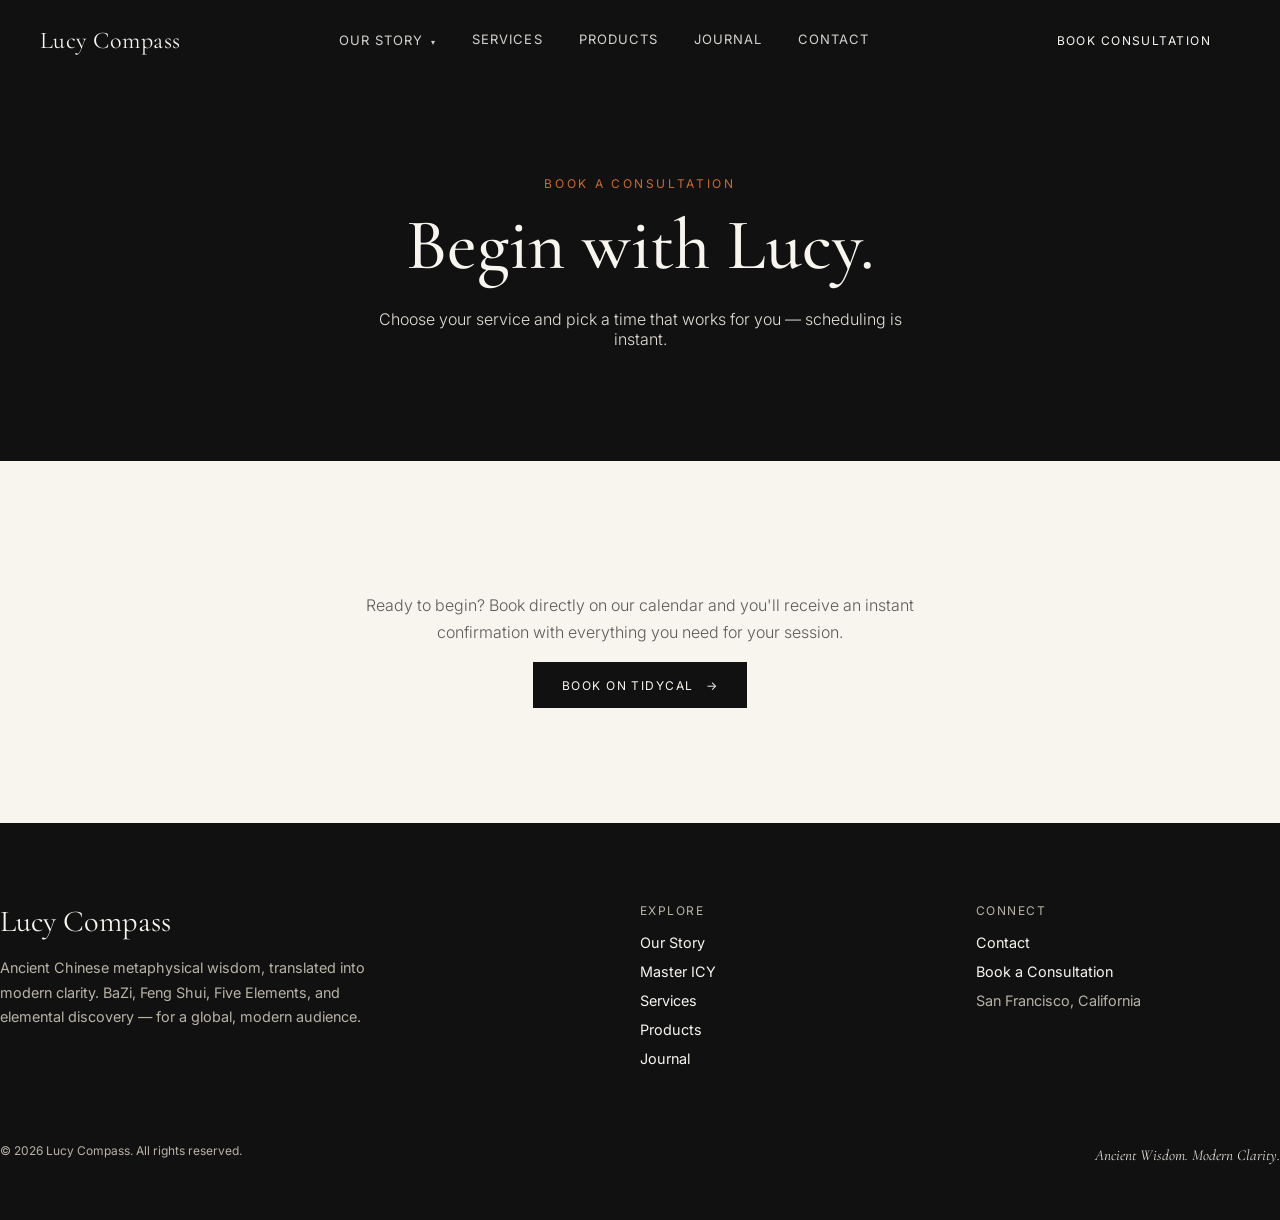
<file: book-consultation.html>
<!doctype html>
<html lang="en">
<head>
<meta charset="UTF-8" />
<meta name="viewport" content="width=device-width, initial-scale=1.0" />
<meta name="description" content="Book a consultation with Lucy Compass — BaZi Readings, Elemental Discovery, Feng Shui Guidance, Compatibility Analysis, or Annual Luck Forecast." />
<meta name="theme-color" content="#111111" />
<title>Book a Consultation — Lucy Compass</title>
<link rel="preconnect" href="https://fonts.googleapis.com" />
<link rel="preconnect" href="https://fonts.gstatic.com" crossorigin />
<link href="https://fonts.googleapis.com/css2?family=Cormorant+Garamond:ital,wght@0,300;0,400;0,500;0,600;1,400&family=Inter:wght@300;400;500;600&display=swap" rel="stylesheet" />
<link rel="stylesheet" href="css/style.css" />
</head>
<body>

<header class="nav">
  <div class="nav-inner">
    <a href="index.html" class="nav-logo">Lucy Compass</a>
    <nav class="nav-links">
      <div class="nav-item">
        <a href="our-story.html">Our Story <span class="caret">&#9662;</span></a>
        <div class="nav-dropdown">
          <a href="lucas-li.html">Lucas Li</a>
          <a href="master-icy.html">Master ICY</a>
        </div>
      </div>
      <a href="services.html">Services</a>
      <a href="products.html">Products</a>
      <a href="journal.html">Journal</a>
      <a href="contact.html">Contact</a>
    </nav>
    <a href="https://tidycal.com/lucycompass" target="_blank" rel="noopener" class="btn btn-primary nav-cta">Book Consultation</a>
    <button class="nav-toggle" aria-label="Open menu" aria-expanded="false">
      <span></span><span></span>
    </button>
  </div>
  <div class="nav-mobile">
    <div class="nav-mobile-group">
      <a href="our-story.html">Our Story</a>
      <a href="lucas-li.html" class="nav-mobile-sub">Lucas Li</a>
      <a href="master-icy.html" class="nav-mobile-sub">Master ICY</a>
    </div>
    <a href="services.html">Services</a>
    <a href="products.html">Products</a>
    <a href="journal.html">Journal</a>
    <a href="contact.html">Contact</a>
    <a href="https://tidycal.com/lucycompass" target="_blank" rel="noopener" class="btn btn-primary">Book Consultation</a>
  </div>
</header>

<main>

  <section class="page-header">
    <div class="wrap">
      <p class="eyebrow center">Book a Consultation</p>
      <h1>Begin with Lucy.</h1>
      <p class="sub center">Choose your service and pick a time that works for you — scheduling is instant.</p>
    </div>
  </section>

  <section class="section-ivory">
    <div class="wrap center" style="max-width:40rem;">
      <p class="lede reveal">
        Ready to begin? Book directly on our calendar and you'll receive an instant confirmation
        with everything you need for your session.
      </p>
      <a href="https://tidycal.com/lucycompass" target="_blank" rel="noopener" class="btn btn-primary reveal d1">Book on TidyCal <span class="arrow">&rarr;</span></a>
    </div>
  </section>

</main>

<footer class="site-footer">
  <div class="wrap footer-inner">
    <div class="footer-grid">
      <div class="footer-brand">
        <p class="logo">Lucy Compass</p>
        <p class="blurb">Ancient Chinese metaphysical wisdom, translated into modern clarity. BaZi, Feng Shui, Five Elements, and elemental discovery — for a global, modern audience.</p>
      </div>
      <div class="footer-col">
        <p class="head">Explore</p>
        <ul>
          <li><a href="our-story.html">Our Story</a></li>
          <li><a href="master-icy.html">Master ICY</a></li>
          <li><a href="services.html">Services</a></li>
          <li><a href="products.html">Products</a></li>
          <li><a href="journal.html">Journal</a></li>
        </ul>
      </div>
      <div class="footer-col">
        <p class="head">Connect</p>
        <ul>
          <li><a href="contact.html">Contact</a></li>
          <li><a href="https://tidycal.com/lucycompass" target="_blank" rel="noopener">Book a Consultation</a></li>
          <li class="static-text">San Francisco, California</li>
        </ul>
      </div>
    </div>
    <div class="footer-bottom">
      <p>&copy; 2026 Lucy Compass. All rights reserved.</p>
      <p class="tag">Ancient Wisdom. Modern Clarity.</p>
    </div>
  </div>
</footer>

<script src="js/main.js"></script>
</body>
</html>
</file>
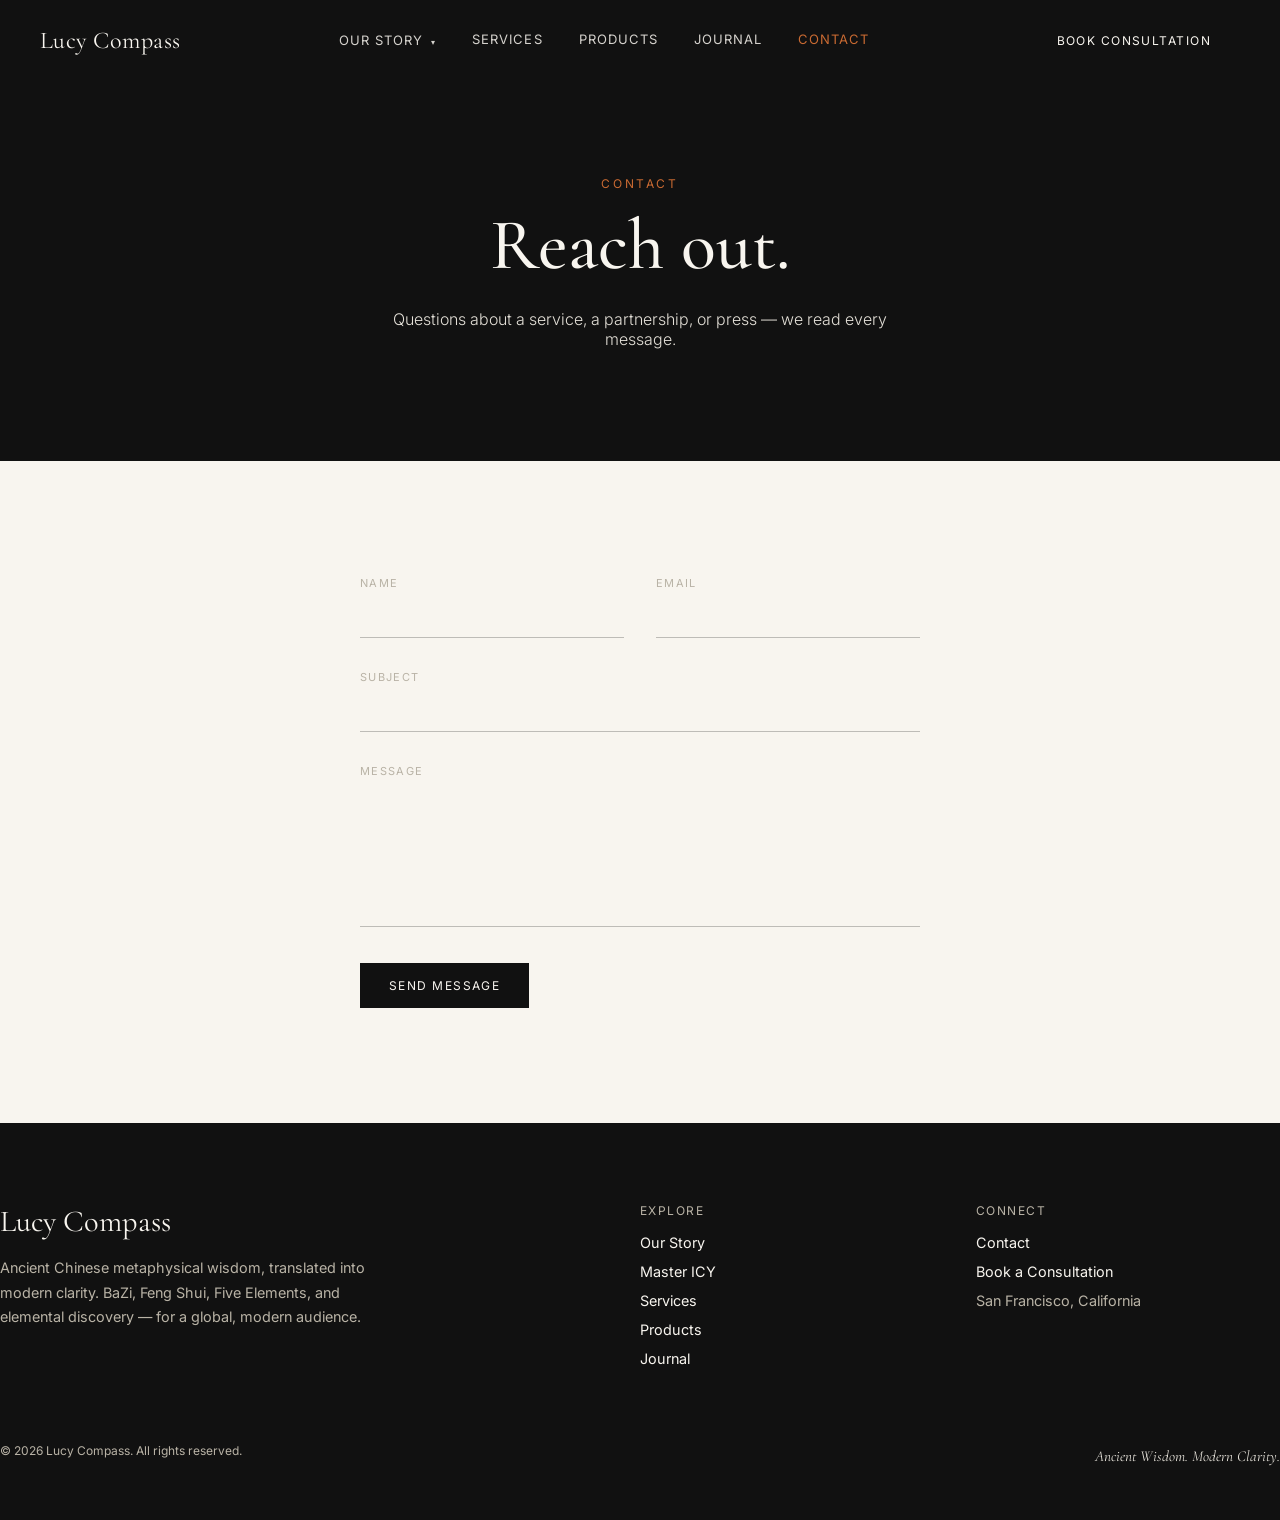
<file: contact.html>
<!doctype html>
<html lang="en">
<head>
<meta charset="UTF-8" />
<meta name="viewport" content="width=device-width, initial-scale=1.0" />
<meta name="description" content="Contact Lucy Compass — questions about a service, a partnership, or press." />
<meta name="theme-color" content="#111111" />
<title>Contact — Lucy Compass</title>
<link rel="preconnect" href="https://fonts.googleapis.com" />
<link rel="preconnect" href="https://fonts.gstatic.com" crossorigin />
<link href="https://fonts.googleapis.com/css2?family=Cormorant+Garamond:ital,wght@0,300;0,400;0,500;0,600;1,400&family=Inter:wght@300;400;500;600&display=swap" rel="stylesheet" />
<link rel="stylesheet" href="css/style.css" />
</head>
<body>

<header class="nav">
  <div class="nav-inner">
    <a href="index.html" class="nav-logo">Lucy Compass</a>
    <nav class="nav-links">
      <div class="nav-item">
        <a href="our-story.html">Our Story <span class="caret">&#9662;</span></a>
        <div class="nav-dropdown">
          <a href="lucas-li.html">Lucas Li</a>
          <a href="master-icy.html">Master ICY</a>
        </div>
      </div>
      <a href="services.html">Services</a>
      <a href="products.html">Products</a>
      <a href="journal.html">Journal</a>
      <a href="contact.html" aria-current="page">Contact</a>
    </nav>
    <a href="https://tidycal.com/lucycompass" target="_blank" rel="noopener" class="btn btn-primary nav-cta">Book Consultation</a>
    <button class="nav-toggle" aria-label="Open menu" aria-expanded="false">
      <span></span><span></span>
    </button>
  </div>
  <div class="nav-mobile">
    <div class="nav-mobile-group">
      <a href="our-story.html">Our Story</a>
      <a href="lucas-li.html" class="nav-mobile-sub">Lucas Li</a>
      <a href="master-icy.html" class="nav-mobile-sub">Master ICY</a>
    </div>
    <a href="services.html">Services</a>
    <a href="products.html">Products</a>
    <a href="journal.html">Journal</a>
    <a href="contact.html">Contact</a>
    <a href="https://tidycal.com/lucycompass" target="_blank" rel="noopener" class="btn btn-primary">Book Consultation</a>
  </div>
</header>

<main>

  <section class="page-header">
    <div class="wrap">
      <p class="eyebrow center">Contact</p>
      <h1>Reach out.</h1>
      <p class="sub center">Questions about a service, a partnership, or press — we read every message.</p>
    </div>
  </section>

  <section class="section-ivory">
    <div class="wrap" style="max-width:40rem;">

      <form data-form="contact" class="form-grid reveal">
        <div class="form-row-2">
          <div class="field">
            <label for="name">Name</label>
            <input id="name" name="name" type="text" required />
          </div>
          <div class="field">
            <label for="email">Email</label>
            <input id="email" name="email" type="email" required />
          </div>
        </div>
        <div class="field">
          <label for="subject">Subject</label>
          <input id="subject" name="subject" type="text" />
        </div>
        <div class="field">
          <label for="message">Message</label>
          <textarea id="message" name="message" rows="6" required></textarea>
        </div>
        <button type="submit" class="btn btn-primary" style="justify-self:start;">Send Message</button>
      </form>

      <div class="form-success" data-form-success="contact">
        <p class="title">Message received.</p>
        <p class="copy">Thank you for reaching out — we'll be in touch within two business days.</p>
      </div>

    </div>
  </section>

</main>

<footer class="site-footer">
  <div class="wrap footer-inner">
    <div class="footer-grid">
      <div class="footer-brand">
        <p class="logo">Lucy Compass</p>
        <p class="blurb">Ancient Chinese metaphysical wisdom, translated into modern clarity. BaZi, Feng Shui, Five Elements, and elemental discovery — for a global, modern audience.</p>
      </div>
      <div class="footer-col">
        <p class="head">Explore</p>
        <ul>
          <li><a href="our-story.html">Our Story</a></li>
          <li><a href="master-icy.html">Master ICY</a></li>
          <li><a href="services.html">Services</a></li>
          <li><a href="products.html">Products</a></li>
          <li><a href="journal.html">Journal</a></li>
        </ul>
      </div>
      <div class="footer-col">
        <p class="head">Connect</p>
        <ul>
          <li><a href="contact.html">Contact</a></li>
          <li><a href="https://tidycal.com/lucycompass" target="_blank" rel="noopener">Book a Consultation</a></li>
          <li class="static-text">San Francisco, California</li>
        </ul>
      </div>
    </div>
    <div class="footer-bottom">
      <p>&copy; 2026 Lucy Compass. All rights reserved.</p>
      <p class="tag">Ancient Wisdom. Modern Clarity.</p>
    </div>
  </div>
</footer>

<script src="js/main.js"></script>
</body>
</html>
</file>
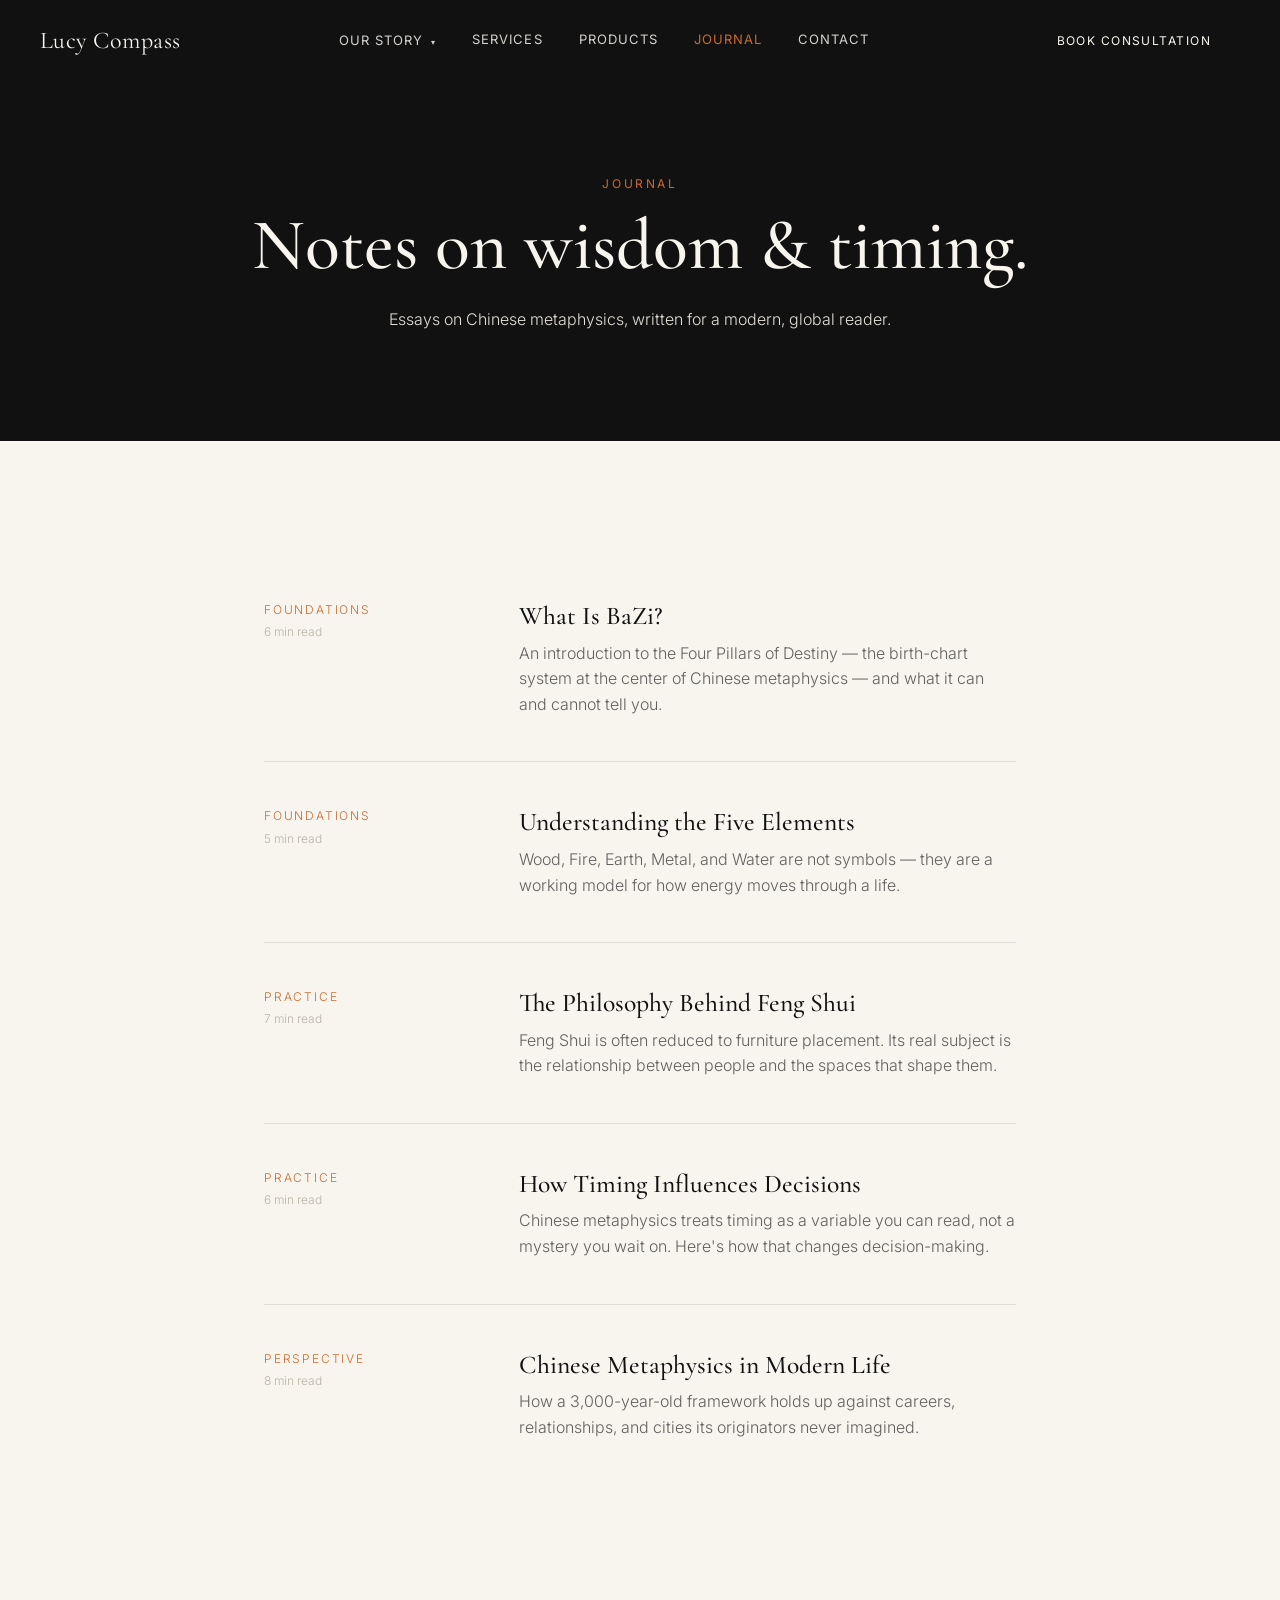
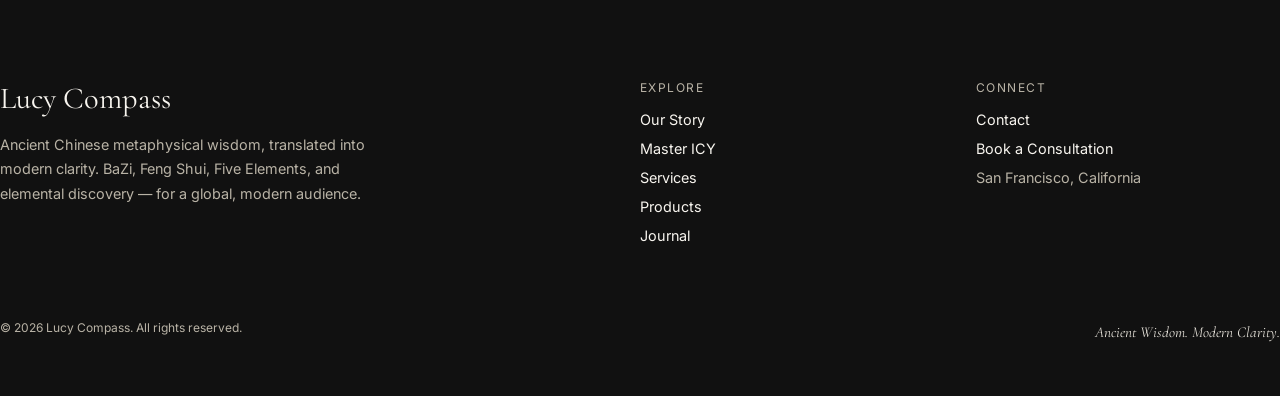
<file: journal.html>
<!doctype html>
<html lang="en">
<head>
<meta charset="UTF-8" />
<meta name="viewport" content="width=device-width, initial-scale=1.0" />
<meta name="description" content="Essays on BaZi, Feng Shui, the Five Elements, and Chinese metaphysics — written for a modern, global reader." />
<meta name="theme-color" content="#111111" />
<title>Journal — Lucy Compass</title>
<link rel="preconnect" href="https://fonts.googleapis.com" />
<link rel="preconnect" href="https://fonts.gstatic.com" crossorigin />
<link href="https://fonts.googleapis.com/css2?family=Cormorant+Garamond:ital,wght@0,300;0,400;0,500;0,600;1,400&family=Inter:wght@300;400;500;600&display=swap" rel="stylesheet" />
<link rel="stylesheet" href="css/style.css" />
</head>
<body>

<header class="nav">
  <div class="nav-inner">
    <a href="index.html" class="nav-logo">Lucy Compass</a>
    <nav class="nav-links">
      <div class="nav-item">
        <a href="our-story.html">Our Story <span class="caret">&#9662;</span></a>
        <div class="nav-dropdown">
          <a href="lucas-li.html">Lucas Li</a>
          <a href="master-icy.html">Master ICY</a>
        </div>
      </div>
      <a href="services.html">Services</a>
      <a href="products.html">Products</a>
      <a href="journal.html" aria-current="page">Journal</a>
      <a href="contact.html">Contact</a>
    </nav>
    <a href="https://tidycal.com/lucycompass" target="_blank" rel="noopener" class="btn btn-primary nav-cta">Book Consultation</a>
    <button class="nav-toggle" aria-label="Open menu" aria-expanded="false">
      <span></span><span></span>
    </button>
  </div>
  <div class="nav-mobile">
    <div class="nav-mobile-group">
      <a href="our-story.html">Our Story</a>
      <a href="lucas-li.html" class="nav-mobile-sub">Lucas Li</a>
      <a href="master-icy.html" class="nav-mobile-sub">Master ICY</a>
    </div>
    <a href="services.html">Services</a>
    <a href="products.html">Products</a>
    <a href="journal.html">Journal</a>
    <a href="contact.html">Contact</a>
    <a href="https://tidycal.com/lucycompass" target="_blank" rel="noopener" class="btn btn-primary">Book Consultation</a>
  </div>
</header>

<main>

  <section class="page-header">
    <div class="wrap">
      <p class="eyebrow center">Journal</p>
      <h1>Notes on wisdom &amp; timing.</h1>
      <p class="sub center">Essays on Chinese metaphysics, written for a modern, global reader.</p>
    </div>
  </section>

  <section class="section-ivory journal-list">
    <div class="wrap" style="max-width:52rem;">

      <div id="what-is-bazi" class="journal-row reveal">
        <div>
          <p class="cat">Foundations</p>
          <p class="read-time">6 min read</p>
        </div>
        <div>
          <h3>What Is BaZi?</h3>
          <p>An introduction to the Four Pillars of Destiny — the birth-chart system at the center of Chinese metaphysics — and what it can and cannot tell you.</p>
        </div>
      </div>

      <div id="five-elements" class="journal-row reveal">
        <div>
          <p class="cat">Foundations</p>
          <p class="read-time">5 min read</p>
        </div>
        <div>
          <h3>Understanding the Five Elements</h3>
          <p>Wood, Fire, Earth, Metal, and Water are not symbols — they are a working model for how energy moves through a life.</p>
        </div>
      </div>

      <div id="feng-shui-philosophy" class="journal-row reveal">
        <div>
          <p class="cat">Practice</p>
          <p class="read-time">7 min read</p>
        </div>
        <div>
          <h3>The Philosophy Behind Feng Shui</h3>
          <p>Feng Shui is often reduced to furniture placement. Its real subject is the relationship between people and the spaces that shape them.</p>
        </div>
      </div>

      <div id="timing" class="journal-row reveal">
        <div>
          <p class="cat">Practice</p>
          <p class="read-time">6 min read</p>
        </div>
        <div>
          <h3>How Timing Influences Decisions</h3>
          <p>Chinese metaphysics treats timing as a variable you can read, not a mystery you wait on. Here's how that changes decision-making.</p>
        </div>
      </div>

      <div id="modern-life" class="journal-row reveal" style="border-bottom:none;">
        <div>
          <p class="cat">Perspective</p>
          <p class="read-time">8 min read</p>
        </div>
        <div>
          <h3>Chinese Metaphysics in Modern Life</h3>
          <p>How a 3,000-year-old framework holds up against careers, relationships, and cities its originators never imagined.</p>
        </div>
      </div>

    </div>
  </section>

</main>

<footer class="site-footer">
  <div class="wrap footer-inner">
    <div class="footer-grid">
      <div class="footer-brand">
        <p class="logo">Lucy Compass</p>
        <p class="blurb">Ancient Chinese metaphysical wisdom, translated into modern clarity. BaZi, Feng Shui, Five Elements, and elemental discovery — for a global, modern audience.</p>
      </div>
      <div class="footer-col">
        <p class="head">Explore</p>
        <ul>
          <li><a href="our-story.html">Our Story</a></li>
          <li><a href="master-icy.html">Master ICY</a></li>
          <li><a href="services.html">Services</a></li>
          <li><a href="products.html">Products</a></li>
          <li><a href="journal.html">Journal</a></li>
        </ul>
      </div>
      <div class="footer-col">
        <p class="head">Connect</p>
        <ul>
          <li><a href="contact.html">Contact</a></li>
          <li><a href="https://tidycal.com/lucycompass" target="_blank" rel="noopener">Book a Consultation</a></li>
          <li class="static-text">San Francisco, California</li>
        </ul>
      </div>
    </div>
    <div class="footer-bottom">
      <p>&copy; 2026 Lucy Compass. All rights reserved.</p>
      <p class="tag">Ancient Wisdom. Modern Clarity.</p>
    </div>
  </div>
</footer>

<script src="js/main.js"></script>
</body>
</html>
</file>
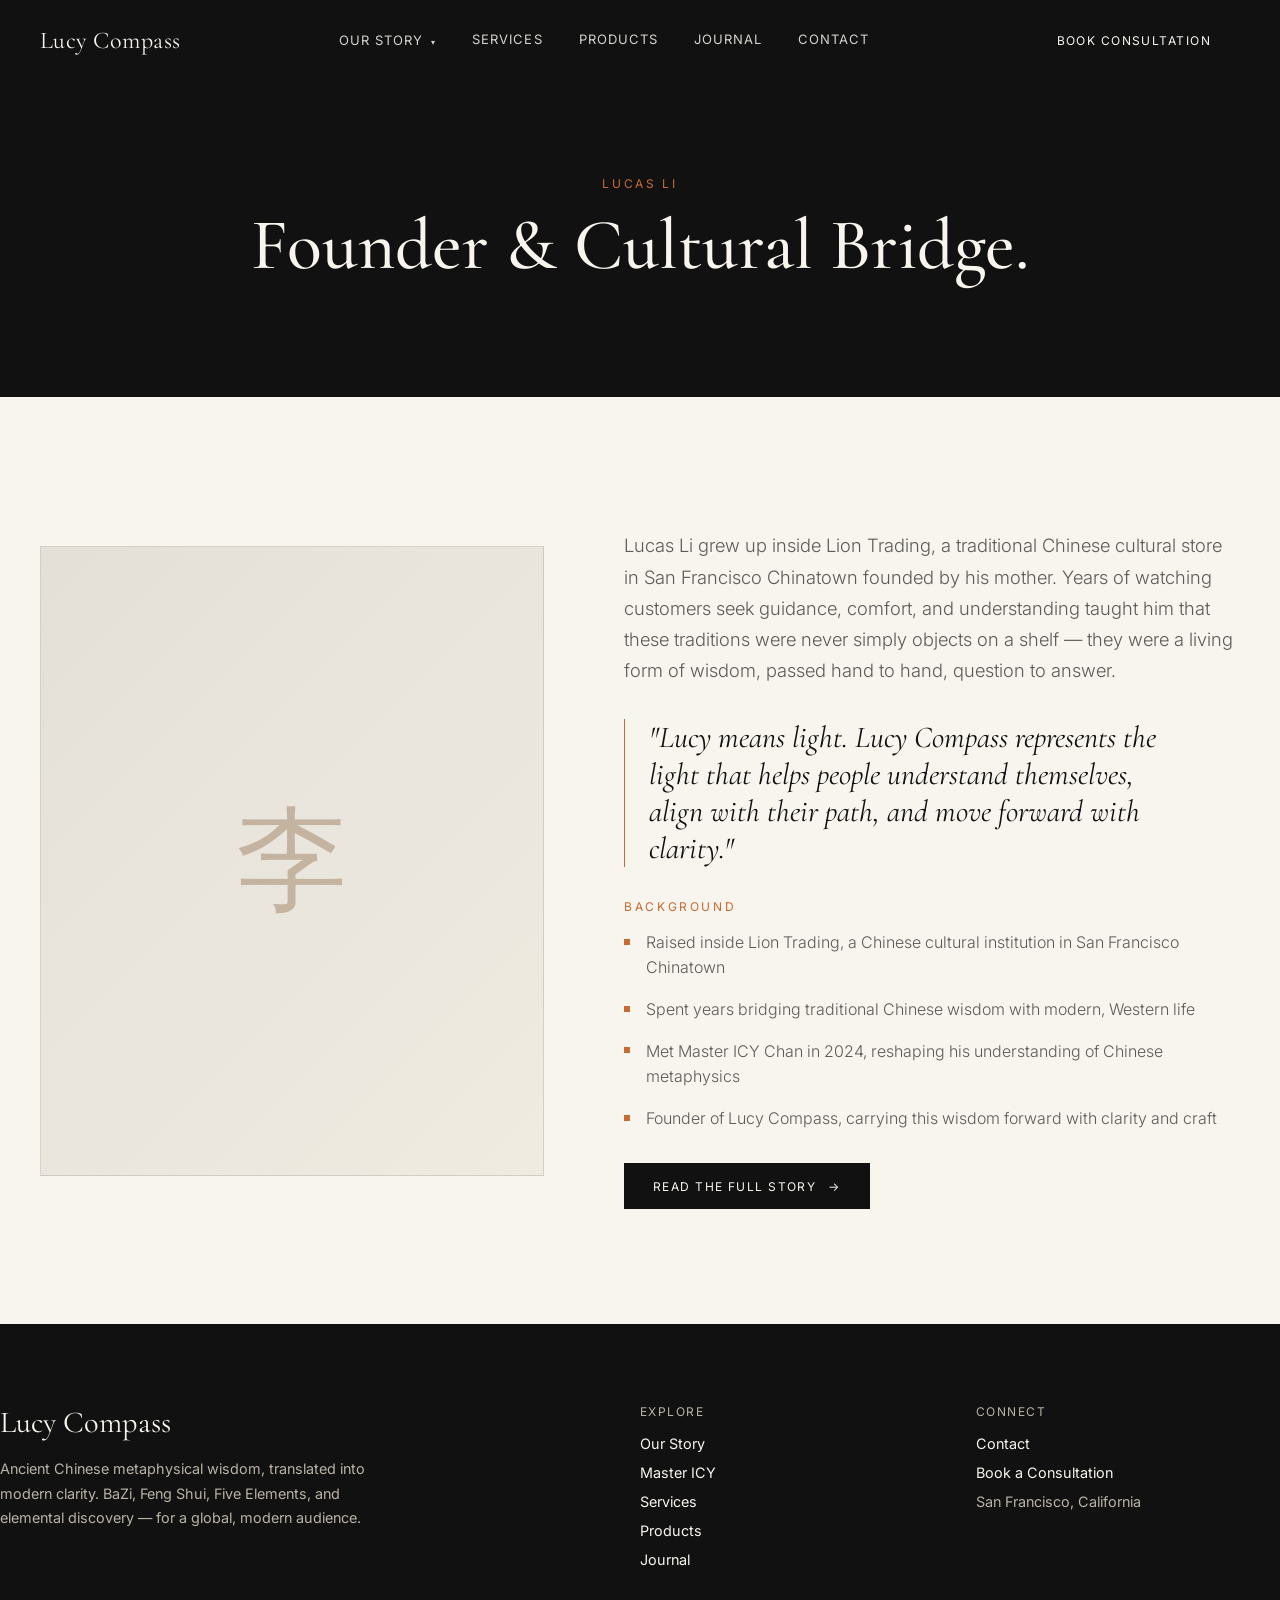
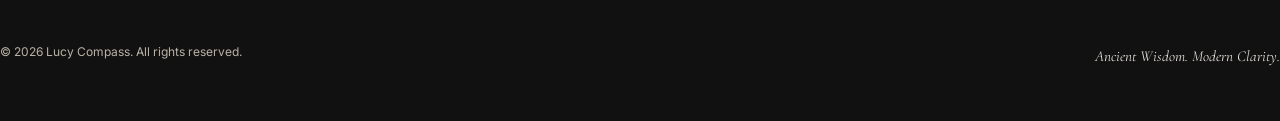
<file: lucas-li.html>
<!doctype html>
<html lang="en">
<head>
<meta charset="UTF-8" />
<meta name="viewport" content="width=device-width, initial-scale=1.0" />
<meta name="description" content="Meet Lucas Li — founder of Lucy Compass, bridging traditional Chinese metaphysical wisdom with modern, everyday clarity." />
<meta name="theme-color" content="#111111" />
<title>Lucas Li — Lucy Compass</title>
<link rel="preconnect" href="https://fonts.googleapis.com" />
<link rel="preconnect" href="https://fonts.gstatic.com" crossorigin />
<link href="https://fonts.googleapis.com/css2?family=Cormorant+Garamond:ital,wght@0,300;0,400;0,500;0,600;1,400&family=Inter:wght@300;400;500;600&display=swap" rel="stylesheet" />
<link rel="stylesheet" href="css/style.css" />
</head>
<body>

<header class="nav">
  <div class="nav-inner">
    <a href="index.html" class="nav-logo">Lucy Compass</a>
    <nav class="nav-links">
      <div class="nav-item">
        <a href="our-story.html">Our Story <span class="caret">&#9662;</span></a>
        <div class="nav-dropdown">
          <a href="lucas-li.html" aria-current="page">Lucas Li</a>
          <a href="master-icy.html">Master ICY</a>
        </div>
      </div>
      <a href="services.html">Services</a>
      <a href="products.html">Products</a>
      <a href="journal.html">Journal</a>
      <a href="contact.html">Contact</a>
    </nav>
    <a href="https://tidycal.com/lucycompass" target="_blank" rel="noopener" class="btn btn-primary nav-cta">Book Consultation</a>
    <button class="nav-toggle" aria-label="Open menu" aria-expanded="false">
      <span></span><span></span>
    </button>
  </div>
  <div class="nav-mobile">
    <div class="nav-mobile-group">
      <a href="our-story.html">Our Story</a>
      <a href="lucas-li.html" class="nav-mobile-sub">Lucas Li</a>
      <a href="master-icy.html" class="nav-mobile-sub">Master ICY</a>
    </div>
    <a href="services.html">Services</a>
    <a href="products.html">Products</a>
    <a href="journal.html">Journal</a>
    <a href="contact.html">Contact</a>
    <a href="https://tidycal.com/lucycompass" target="_blank" rel="noopener" class="btn btn-primary">Book Consultation</a>
  </div>
</header>

<main>

  <section class="page-header">
    <div class="wrap">
      <p class="eyebrow center">Lucas Li</p>
      <h1>Founder &amp; Cultural Bridge.</h1>
    </div>
  </section>

  <section class="section-ivory">
    <div class="wrap">
      <div class="icy-layout">
        <div class="icy-portrait reveal">
          <span>李</span>
        </div>

        <div>
          <p class="lede reveal" style="font-size:1.15rem;margin-bottom:2rem;">
            Lucas Li grew up inside Lion Trading, a traditional Chinese cultural store in
            San Francisco Chinatown founded by his mother. Years of watching customers seek
            guidance, comfort, and understanding taught him that these traditions were never
            simply objects on a shelf — they were a living form of wisdom, passed hand to
            hand, question to answer.
          </p>

          <blockquote class="icy-quote reveal d1">
            "Lucy means light. Lucy Compass represents the light that helps people understand
            themselves, align with their path, and move forward with clarity."
          </blockquote>

          <div class="reveal d2">
            <p class="eyebrow">Background</p>
            <ul class="icy-credentials">
              <li>Raised inside Lion Trading, a Chinese cultural institution in San Francisco Chinatown</li>
              <li>Spent years bridging traditional Chinese wisdom with modern, Western life</li>
              <li>Met Master ICY Chan in 2024, reshaping his understanding of Chinese metaphysics</li>
              <li>Founder of Lucy Compass, carrying this wisdom forward with clarity and craft</li>
            </ul>
          </div>

          <a href="our-story.html" class="btn btn-primary reveal d3">Read the Full Story <span class="arrow">&rarr;</span></a>
        </div>
      </div>
    </div>
  </section>

</main>

<footer class="site-footer">
  <div class="wrap footer-inner">
    <div class="footer-grid">
      <div class="footer-brand">
        <p class="logo">Lucy Compass</p>
        <p class="blurb">Ancient Chinese metaphysical wisdom, translated into modern clarity. BaZi, Feng Shui, Five Elements, and elemental discovery — for a global, modern audience.</p>
      </div>
      <div class="footer-col">
        <p class="head">Explore</p>
        <ul>
          <li><a href="our-story.html">Our Story</a></li>
          <li><a href="master-icy.html">Master ICY</a></li>
          <li><a href="services.html">Services</a></li>
          <li><a href="products.html">Products</a></li>
          <li><a href="journal.html">Journal</a></li>
        </ul>
      </div>
      <div class="footer-col">
        <p class="head">Connect</p>
        <ul>
          <li><a href="contact.html">Contact</a></li>
          <li><a href="https://tidycal.com/lucycompass" target="_blank" rel="noopener">Book a Consultation</a></li>
          <li class="static-text">San Francisco, California</li>
        </ul>
      </div>
    </div>
    <div class="footer-bottom">
      <p>&copy; 2026 Lucy Compass. All rights reserved.</p>
      <p class="tag">Ancient Wisdom. Modern Clarity.</p>
    </div>
  </div>
</footer>

<script src="js/main.js"></script>
</body>
</html>
</file>
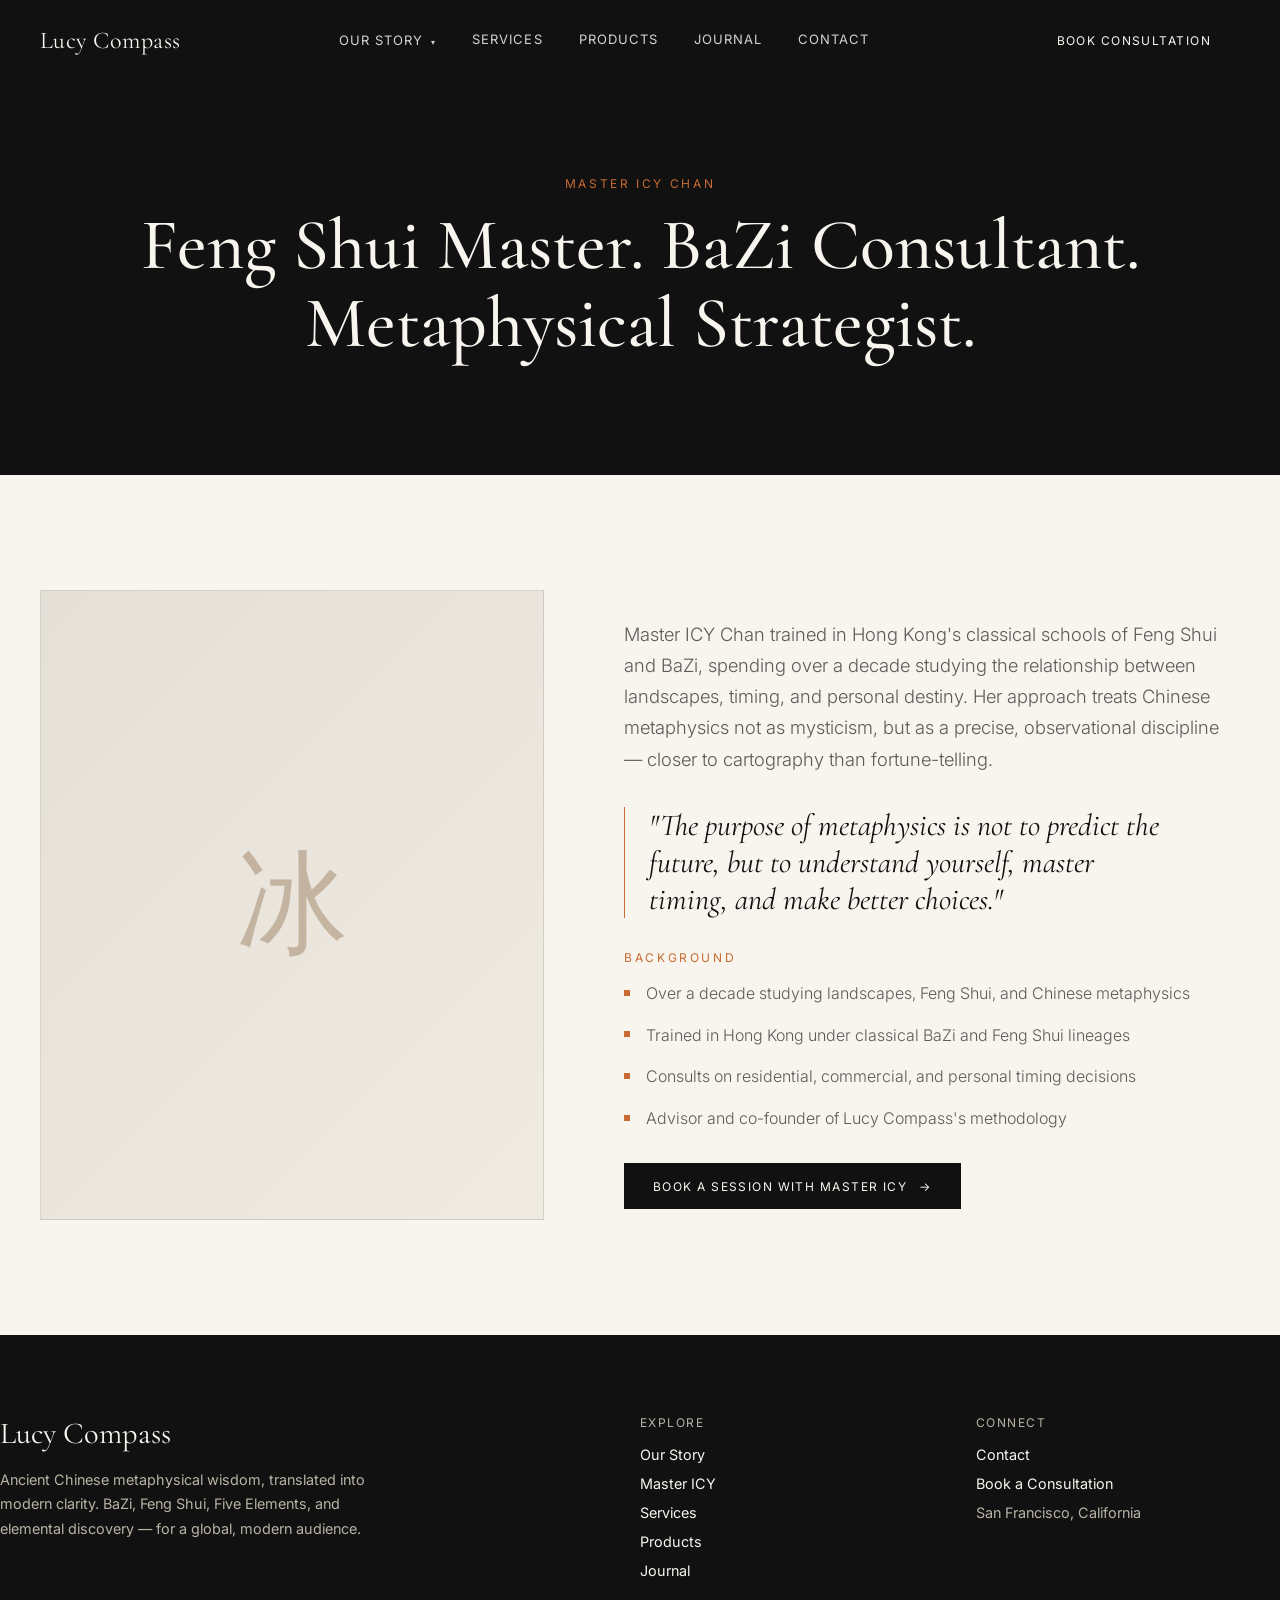
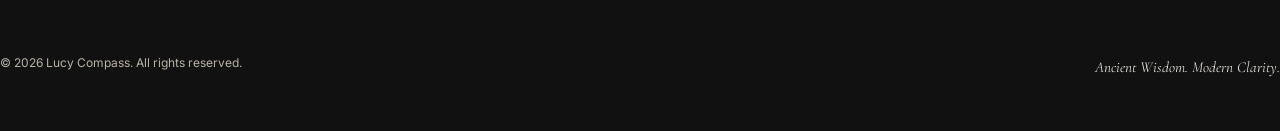
<file: master-icy.html>
<!doctype html>
<html lang="en">
<head>
<meta charset="UTF-8" />
<meta name="viewport" content="width=device-width, initial-scale=1.0" />
<meta name="description" content="Meet Master ICY Chan — Feng Shui Master, BaZi Consultant, and Metaphysical Strategist behind Lucy Compass's methodology." />
<meta name="theme-color" content="#111111" />
<title>Master ICY — Lucy Compass</title>
<link rel="preconnect" href="https://fonts.googleapis.com" />
<link rel="preconnect" href="https://fonts.gstatic.com" crossorigin />
<link href="https://fonts.googleapis.com/css2?family=Cormorant+Garamond:ital,wght@0,300;0,400;0,500;0,600;1,400&family=Inter:wght@300;400;500;600&display=swap" rel="stylesheet" />
<link rel="stylesheet" href="css/style.css" />
</head>
<body>

<header class="nav">
  <div class="nav-inner">
    <a href="index.html" class="nav-logo">Lucy Compass</a>
    <nav class="nav-links">
      <div class="nav-item">
        <a href="our-story.html">Our Story <span class="caret">&#9662;</span></a>
        <div class="nav-dropdown">
          <a href="lucas-li.html">Lucas Li</a>
          <a href="master-icy.html" aria-current="page">Master ICY</a>
        </div>
      </div>
      <a href="services.html">Services</a>
      <a href="products.html">Products</a>
      <a href="journal.html">Journal</a>
      <a href="contact.html">Contact</a>
    </nav>
    <a href="https://tidycal.com/lucycompass" target="_blank" rel="noopener" class="btn btn-primary nav-cta">Book Consultation</a>
    <button class="nav-toggle" aria-label="Open menu" aria-expanded="false">
      <span></span><span></span>
    </button>
  </div>
  <div class="nav-mobile">
    <div class="nav-mobile-group">
      <a href="our-story.html">Our Story</a>
      <a href="lucas-li.html" class="nav-mobile-sub">Lucas Li</a>
      <a href="master-icy.html" class="nav-mobile-sub">Master ICY</a>
    </div>
    <a href="services.html">Services</a>
    <a href="products.html">Products</a>
    <a href="journal.html">Journal</a>
    <a href="contact.html">Contact</a>
    <a href="https://tidycal.com/lucycompass" target="_blank" rel="noopener" class="btn btn-primary">Book Consultation</a>
  </div>
</header>

<main>

  <section class="page-header">
    <div class="wrap">
      <p class="eyebrow center">Master ICY Chan</p>
      <h1>Feng Shui Master. BaZi Consultant. Metaphysical Strategist.</h1>
    </div>
  </section>

  <section class="section-ivory">
    <div class="wrap">
      <div class="icy-layout">
        <div class="icy-portrait reveal">
          <span>冰</span>
        </div>

        <div>
          <p class="lede reveal" style="font-size:1.15rem;margin-bottom:2rem;">
            Master ICY Chan trained in Hong Kong's classical schools of Feng Shui and BaZi,
            spending over a decade studying the relationship between landscapes, timing, and
            personal destiny. Her approach treats Chinese metaphysics not as mysticism, but as
            a precise, observational discipline — closer to cartography than fortune-telling.
          </p>

          <blockquote class="icy-quote reveal d1">
            "The purpose of metaphysics is not to predict the future, but to understand
            yourself, master timing, and make better choices."
          </blockquote>

          <div class="reveal d2">
            <p class="eyebrow">Background</p>
            <ul class="icy-credentials">
              <li>Over a decade studying landscapes, Feng Shui, and Chinese metaphysics</li>
              <li>Trained in Hong Kong under classical BaZi and Feng Shui lineages</li>
              <li>Consults on residential, commercial, and personal timing decisions</li>
              <li>Advisor and co-founder of Lucy Compass's methodology</li>
            </ul>
          </div>

          <a href="https://tidycal.com/lucycompass" target="_blank" rel="noopener" class="btn btn-primary reveal d3">Book a Session with Master ICY <span class="arrow">&rarr;</span></a>
        </div>
      </div>
    </div>
  </section>

</main>

<footer class="site-footer">
  <div class="wrap footer-inner">
    <div class="footer-grid">
      <div class="footer-brand">
        <p class="logo">Lucy Compass</p>
        <p class="blurb">Ancient Chinese metaphysical wisdom, translated into modern clarity. BaZi, Feng Shui, Five Elements, and elemental discovery — for a global, modern audience.</p>
      </div>
      <div class="footer-col">
        <p class="head">Explore</p>
        <ul>
          <li><a href="our-story.html">Our Story</a></li>
          <li><a href="master-icy.html">Master ICY</a></li>
          <li><a href="services.html">Services</a></li>
          <li><a href="products.html">Products</a></li>
          <li><a href="journal.html">Journal</a></li>
        </ul>
      </div>
      <div class="footer-col">
        <p class="head">Connect</p>
        <ul>
          <li><a href="contact.html">Contact</a></li>
          <li><a href="https://tidycal.com/lucycompass" target="_blank" rel="noopener">Book a Consultation</a></li>
          <li class="static-text">San Francisco, California</li>
        </ul>
      </div>
    </div>
    <div class="footer-bottom">
      <p>&copy; 2026 Lucy Compass. All rights reserved.</p>
      <p class="tag">Ancient Wisdom. Modern Clarity.</p>
    </div>
  </div>
</footer>

<script src="js/main.js"></script>
</body>
</html>
</file>
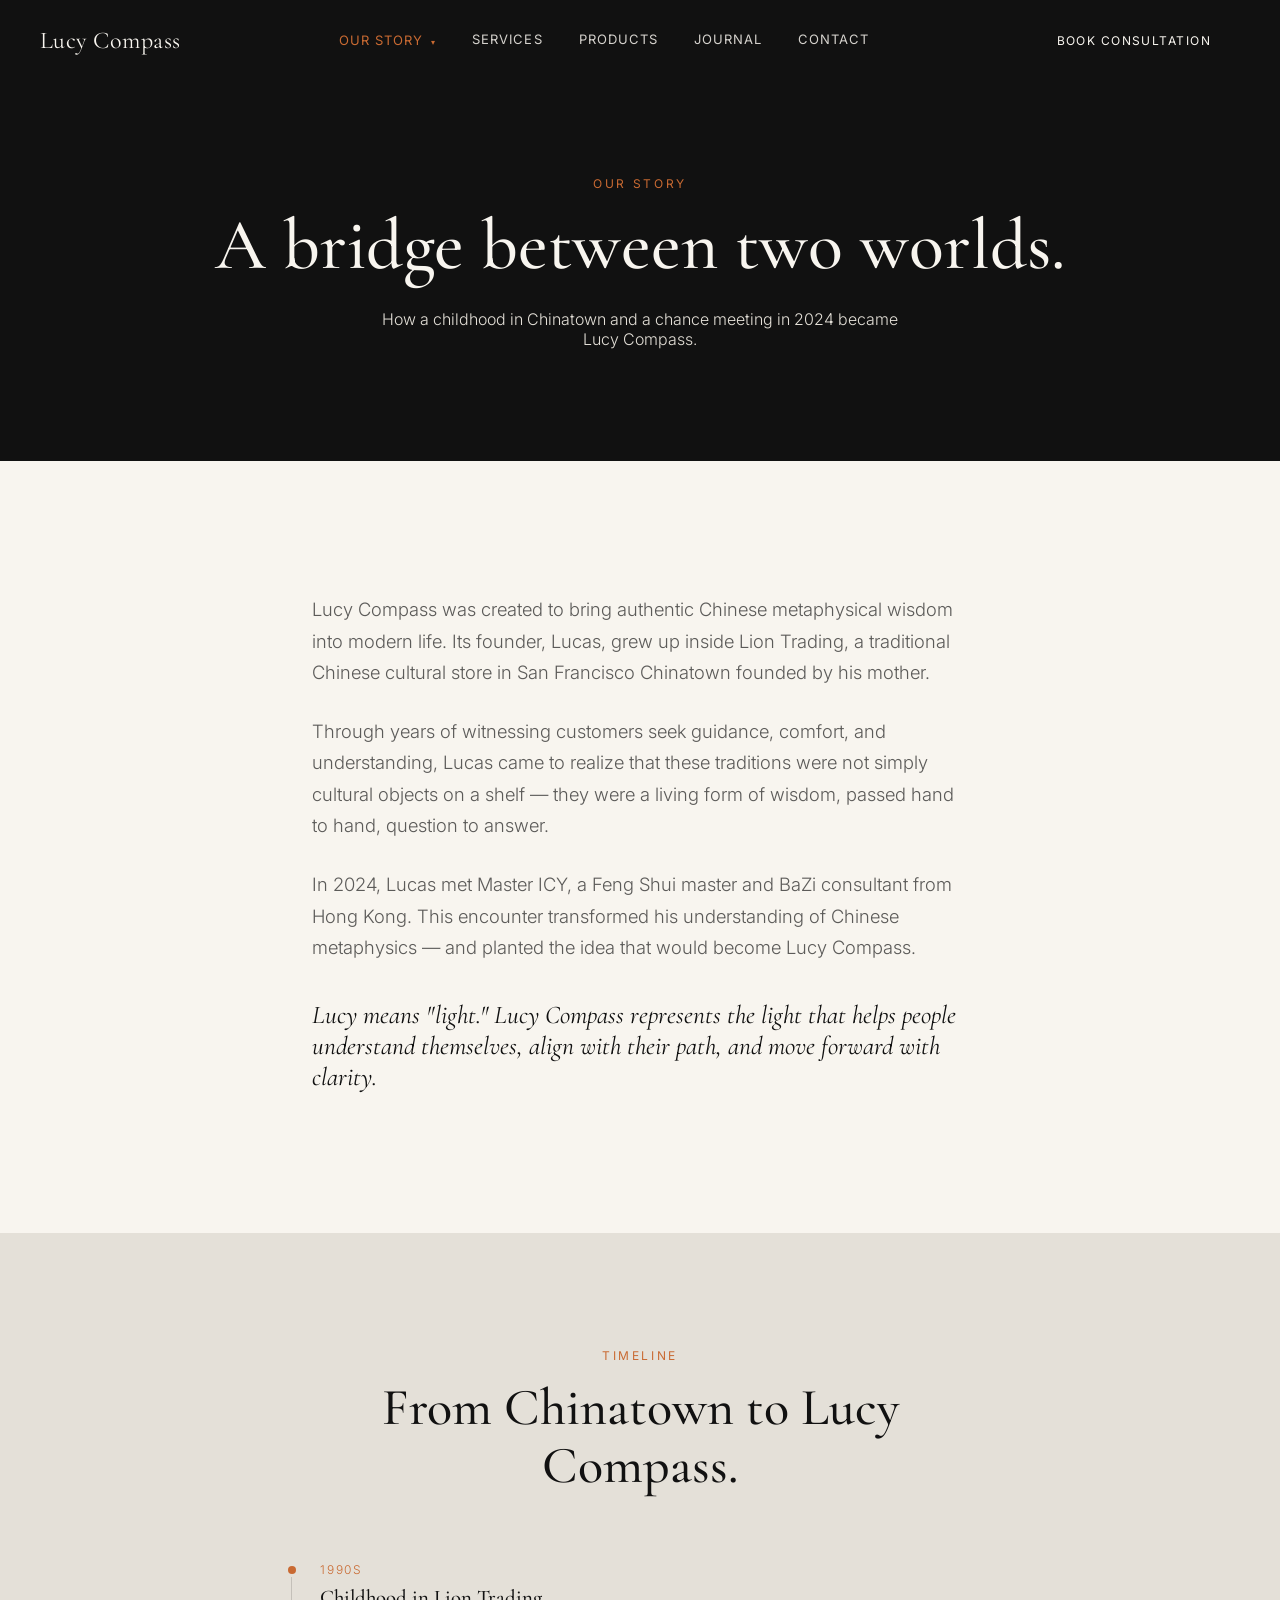
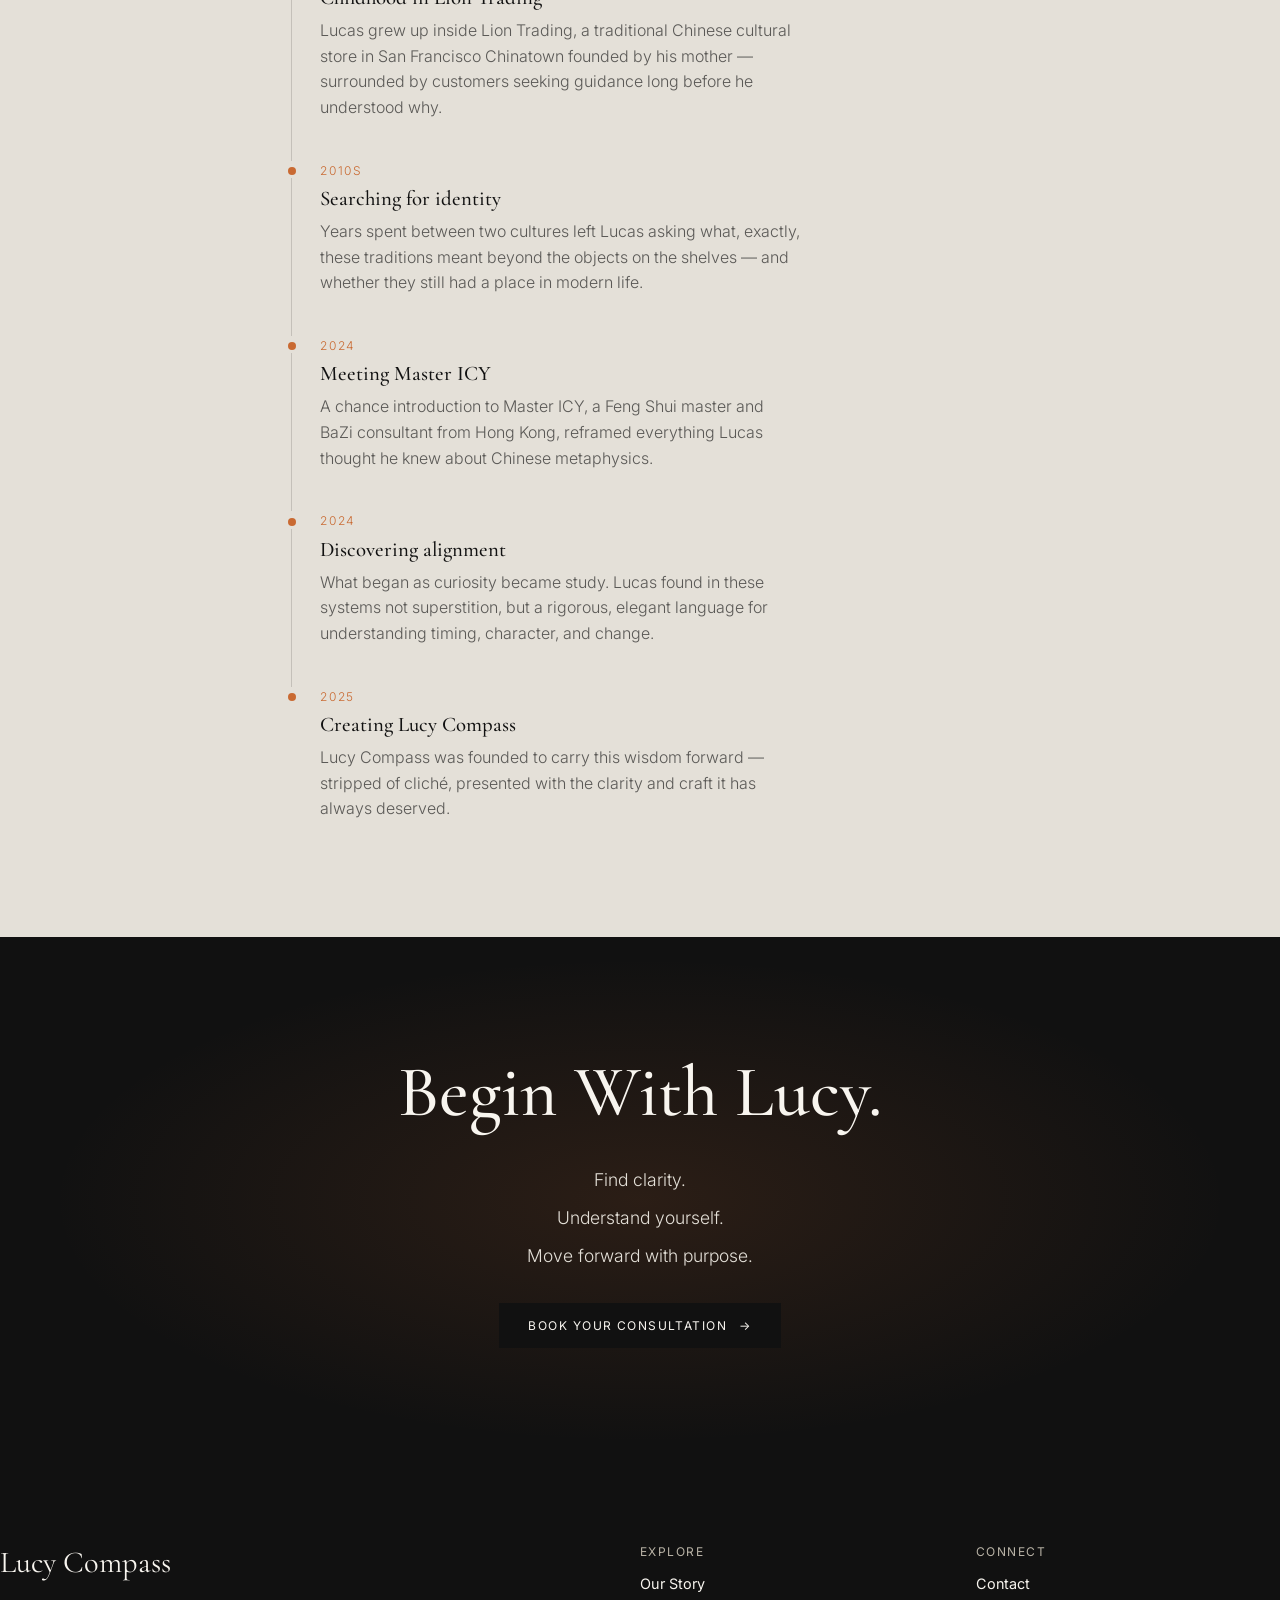
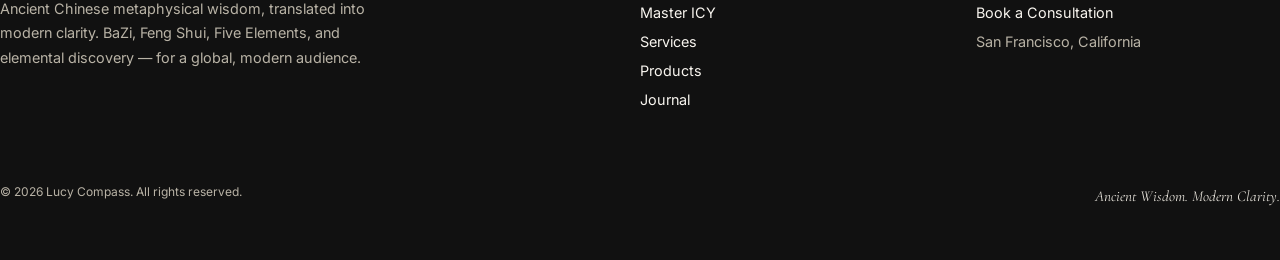
<file: our-story.html>
<!doctype html>
<html lang="en">
<head>
<meta charset="UTF-8" />
<meta name="viewport" content="width=device-width, initial-scale=1.0" />
<meta name="description" content="The story of Lucy Compass — from a childhood in San Francisco's Chinatown to a meeting with Master ICY in 2024." />
<meta name="theme-color" content="#111111" />
<title>Our Story — Lucy Compass</title>
<link rel="preconnect" href="https://fonts.googleapis.com" />
<link rel="preconnect" href="https://fonts.gstatic.com" crossorigin />
<link href="https://fonts.googleapis.com/css2?family=Cormorant+Garamond:ital,wght@0,300;0,400;0,500;0,600;1,400&family=Inter:wght@300;400;500;600&display=swap" rel="stylesheet" />
<link rel="stylesheet" href="css/style.css" />
</head>
<body>

<header class="nav">
  <div class="nav-inner">
    <a href="index.html" class="nav-logo">Lucy Compass</a>
    <nav class="nav-links">
      <div class="nav-item">
        <a href="our-story.html" aria-current="page">Our Story <span class="caret">&#9662;</span></a>
        <div class="nav-dropdown">
          <a href="lucas-li.html">Lucas Li</a>
          <a href="master-icy.html">Master ICY</a>
        </div>
      </div>
      <a href="services.html">Services</a>
      <a href="products.html">Products</a>
      <a href="journal.html">Journal</a>
      <a href="contact.html">Contact</a>
    </nav>
    <a href="https://tidycal.com/lucycompass" target="_blank" rel="noopener" class="btn btn-primary nav-cta">Book Consultation</a>
    <button class="nav-toggle" aria-label="Open menu" aria-expanded="false">
      <span></span><span></span>
    </button>
  </div>
  <div class="nav-mobile">
    <div class="nav-mobile-group">
      <a href="our-story.html">Our Story</a>
      <a href="lucas-li.html" class="nav-mobile-sub">Lucas Li</a>
      <a href="master-icy.html" class="nav-mobile-sub">Master ICY</a>
    </div>
    <a href="services.html">Services</a>
    <a href="products.html">Products</a>
    <a href="journal.html">Journal</a>
    <a href="contact.html">Contact</a>
    <a href="https://tidycal.com/lucycompass" target="_blank" rel="noopener" class="btn btn-primary">Book Consultation</a>
  </div>
</header>

<main>

  <section class="page-header">
    <div class="wrap">
      <p class="eyebrow center">Our Story</p>
      <h1>A bridge between two worlds.</h1>
      <p class="sub center">How a childhood in Chinatown and a chance meeting in 2024 became Lucy Compass.</p>
    </div>
  </section>

  <section class="section-ivory">
    <div class="wrap" style="max-width:46rem;">
      <p class="lede reveal" style="font-size:1.15rem;margin-bottom:1.75rem;">
        Lucy Compass was created to bring authentic Chinese metaphysical wisdom into modern
        life. Its founder, Lucas, grew up inside Lion Trading, a traditional Chinese cultural
        store in San Francisco Chinatown founded by his mother.
      </p>
      <p class="lede reveal d1" style="font-size:1.15rem;margin-bottom:1.75rem;">
        Through years of witnessing customers seek guidance, comfort, and understanding, Lucas
        came to realize that these traditions were not simply cultural objects on a shelf —
        they were a living form of wisdom, passed hand to hand, question to answer.
      </p>
      <p class="lede reveal d2" style="font-size:1.15rem;margin-bottom:1.75rem;">
        In 2024, Lucas met Master ICY, a Feng Shui master and BaZi consultant from Hong Kong.
        This encounter transformed his understanding of Chinese metaphysics — and planted the
        idea that would become Lucy Compass.
      </p>
      <p class="font-display reveal d3" style="font-style:italic;font-size:1.6rem;color:var(--charcoal);padding-top:0.5rem;">
        Lucy means "light." Lucy Compass represents the light that helps people understand
        themselves, align with their path, and move forward with clarity.
      </p>
    </div>
  </section>

  <section class="section-stone">
    <div class="wrap">
      <div class="center reveal" style="max-width:36rem;margin-bottom:4rem;">
        <p class="eyebrow">Timeline</p>
        <h2>From Chinatown to Lucy Compass.</h2>
      </div>

      <ol class="timeline reveal d1" style="max-width:44rem;margin:0 auto;">
        <li>
          <p class="year">1990s</p>
          <h3>Childhood in Lion Trading</h3>
          <p>Lucas grew up inside Lion Trading, a traditional Chinese cultural store in San Francisco Chinatown founded by his mother — surrounded by customers seeking guidance long before he understood why.</p>
        </li>
        <li>
          <p class="year">2010s</p>
          <h3>Searching for identity</h3>
          <p>Years spent between two cultures left Lucas asking what, exactly, these traditions meant beyond the objects on the shelves — and whether they still had a place in modern life.</p>
        </li>
        <li>
          <p class="year">2024</p>
          <h3>Meeting Master ICY</h3>
          <p>A chance introduction to Master ICY, a Feng Shui master and BaZi consultant from Hong Kong, reframed everything Lucas thought he knew about Chinese metaphysics.</p>
        </li>
        <li>
          <p class="year">2024</p>
          <h3>Discovering alignment</h3>
          <p>What began as curiosity became study. Lucas found in these systems not superstition, but a rigorous, elegant language for understanding timing, character, and change.</p>
        </li>
        <li>
          <p class="year">2025</p>
          <h3>Creating Lucy Compass</h3>
          <p>Lucy Compass was founded to carry this wisdom forward — stripped of cliché, presented with the clarity and craft it has always deserved.</p>
        </li>
      </ol>
    </div>
  </section>

  <section class="section-dark final-cta">
    <div class="wrap">
      <h2 class="reveal">Begin With Lucy.</h2>
      <div class="lines reveal d1">
        <p class="lede">Find clarity.</p>
        <p class="lede">Understand yourself.</p>
        <p class="lede">Move forward with purpose.</p>
      </div>
      <a href="https://tidycal.com/lucycompass" target="_blank" rel="noopener" class="btn btn-primary reveal d2">Book Your Consultation <span class="arrow">&rarr;</span></a>
    </div>
  </section>

</main>

<footer class="site-footer">
  <div class="wrap footer-inner">
    <div class="footer-grid">
      <div class="footer-brand">
        <p class="logo">Lucy Compass</p>
        <p class="blurb">Ancient Chinese metaphysical wisdom, translated into modern clarity. BaZi, Feng Shui, Five Elements, and elemental discovery — for a global, modern audience.</p>
      </div>
      <div class="footer-col">
        <p class="head">Explore</p>
        <ul>
          <li><a href="our-story.html">Our Story</a></li>
          <li><a href="master-icy.html">Master ICY</a></li>
          <li><a href="services.html">Services</a></li>
          <li><a href="products.html">Products</a></li>
          <li><a href="journal.html">Journal</a></li>
        </ul>
      </div>
      <div class="footer-col">
        <p class="head">Connect</p>
        <ul>
          <li><a href="contact.html">Contact</a></li>
          <li><a href="https://tidycal.com/lucycompass" target="_blank" rel="noopener">Book a Consultation</a></li>
          <li class="static-text">San Francisco, California</li>
        </ul>
      </div>
    </div>
    <div class="footer-bottom">
      <p>&copy; 2026 Lucy Compass. All rights reserved.</p>
      <p class="tag">Ancient Wisdom. Modern Clarity.</p>
    </div>
  </div>
</footer>

<script src="js/main.js"></script>
</body>
</html>
</file>
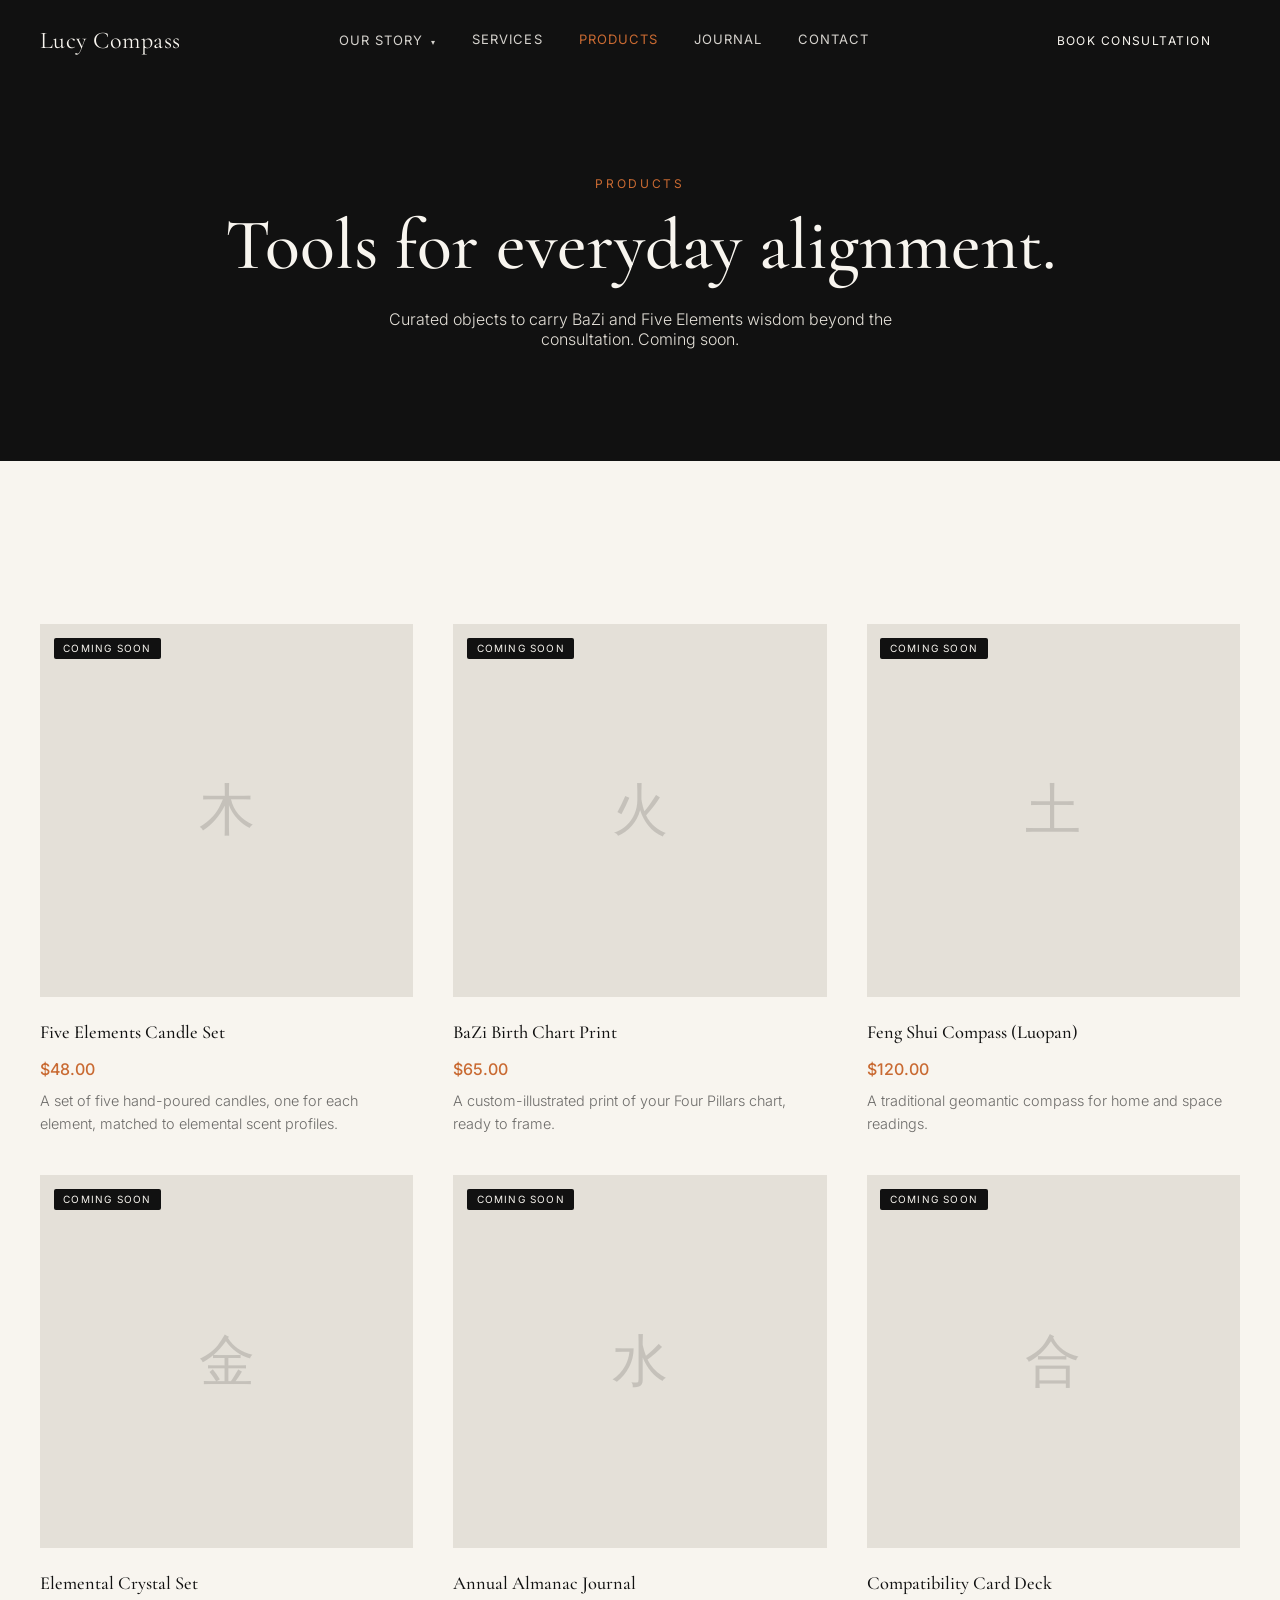
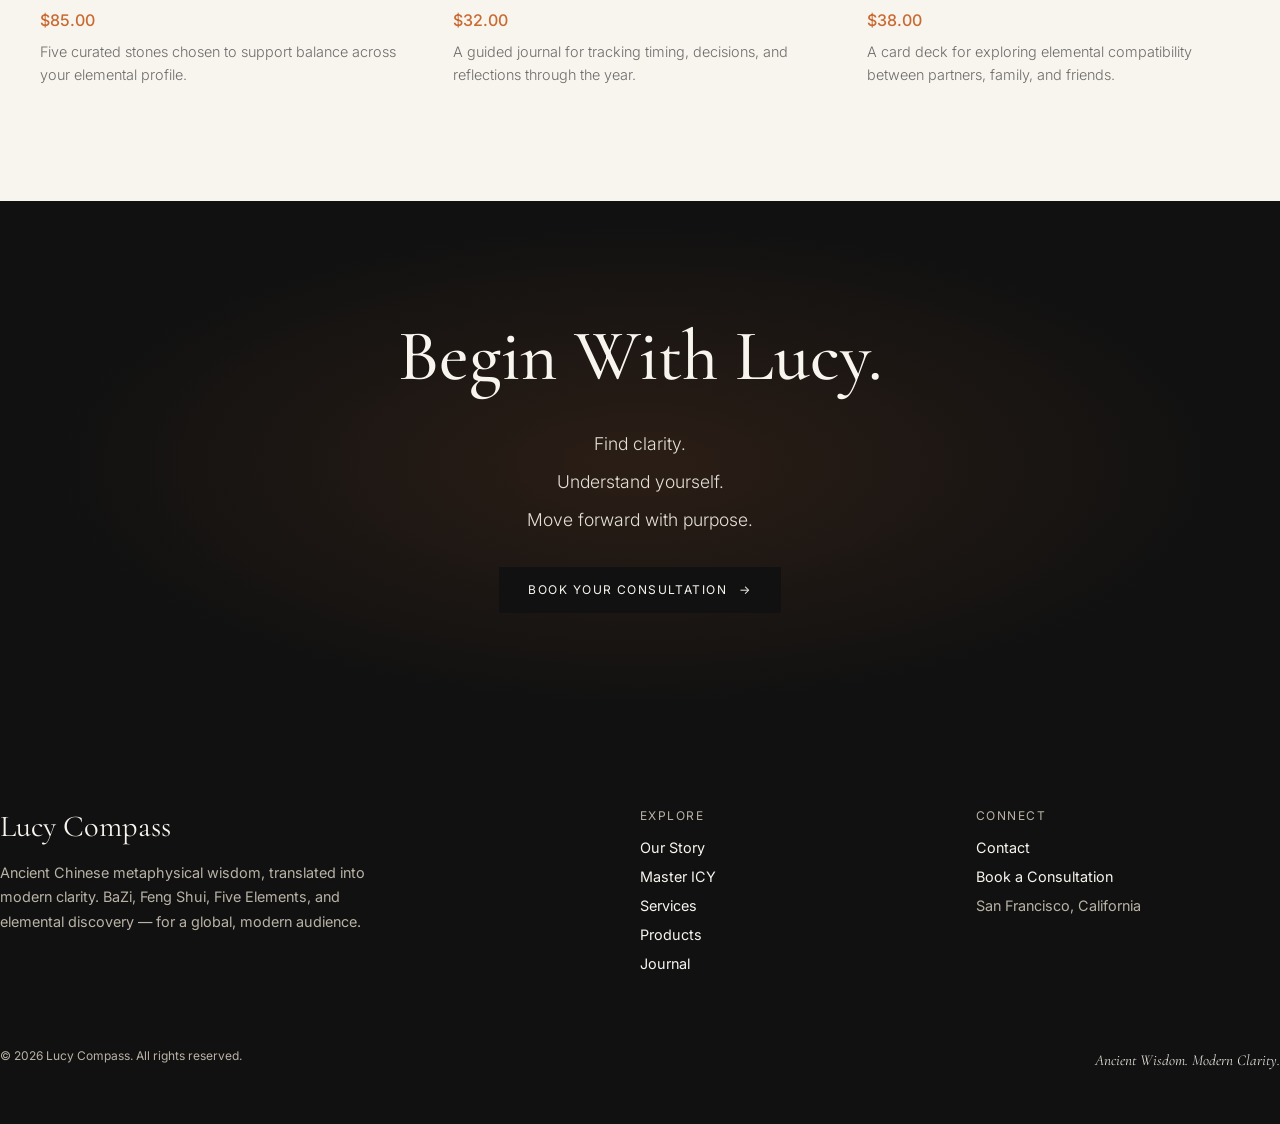
<file: products.html>
<!doctype html>
<html lang="en">
<head>
<meta charset="UTF-8" />
<meta name="viewport" content="width=device-width, initial-scale=1.0" />
<meta name="description" content="Lucy Compass products — curated tools for elemental alignment, arriving soon." />
<meta name="theme-color" content="#111111" />
<title>Products — Lucy Compass</title>
<link rel="preconnect" href="https://fonts.googleapis.com" />
<link rel="preconnect" href="https://fonts.gstatic.com" crossorigin />
<link href="https://fonts.googleapis.com/css2?family=Cormorant+Garamond:ital,wght@0,300;0,400;0,500;0,600;1,400&family=Inter:wght@300;400;500;600&display=swap" rel="stylesheet" />
<link rel="stylesheet" href="css/style.css" />
</head>
<body>

<header class="nav">
  <div class="nav-inner">
    <a href="index.html" class="nav-logo">Lucy Compass</a>
    <nav class="nav-links">
      <div class="nav-item">
        <a href="our-story.html">Our Story <span class="caret">&#9662;</span></a>
        <div class="nav-dropdown">
          <a href="lucas-li.html">Lucas Li</a>
          <a href="master-icy.html">Master ICY</a>
        </div>
      </div>
      <a href="services.html">Services</a>
      <a href="products.html" aria-current="page">Products</a>
      <a href="journal.html">Journal</a>
      <a href="contact.html">Contact</a>
    </nav>
    <a href="https://tidycal.com/lucycompass" target="_blank" rel="noopener" class="btn btn-primary nav-cta">Book Consultation</a>
    <button class="nav-toggle" aria-label="Open menu" aria-expanded="false">
      <span></span><span></span>
    </button>
  </div>
  <div class="nav-mobile">
    <div class="nav-mobile-group">
      <a href="our-story.html">Our Story</a>
      <a href="lucas-li.html" class="nav-mobile-sub">Lucas Li</a>
      <a href="master-icy.html" class="nav-mobile-sub">Master ICY</a>
    </div>
    <a href="services.html">Services</a>
    <a href="products.html">Products</a>
    <a href="journal.html">Journal</a>
    <a href="contact.html">Contact</a>
    <a href="https://tidycal.com/lucycompass" target="_blank" rel="noopener" class="btn btn-primary">Book Consultation</a>
  </div>
</header>

<main>

  <section class="page-header">
    <div class="wrap">
      <p class="eyebrow center">Products</p>
      <h1>Tools for everyday alignment.</h1>
      <p class="sub center">Curated objects to carry BaZi and Five Elements wisdom beyond the consultation. Coming soon.</p>
    </div>
  </section>

  <section class="section-ivory">
    <div class="wrap">
      <div class="product-grid reveal d1">
        <div class="product-card">
          <div class="thumb"><span class="badge">Coming Soon</span><span class="glyph">木</span></div>
          <h3>Five Elements Candle Set</h3>
          <p class="price">$48.00</p>
          <p>A set of five hand-poured candles, one for each element, matched to elemental scent profiles.</p>
        </div>
        <div class="product-card">
          <div class="thumb"><span class="badge">Coming Soon</span><span class="glyph">火</span></div>
          <h3>BaZi Birth Chart Print</h3>
          <p class="price">$65.00</p>
          <p>A custom-illustrated print of your Four Pillars chart, ready to frame.</p>
        </div>
        <div class="product-card">
          <div class="thumb"><span class="badge">Coming Soon</span><span class="glyph">土</span></div>
          <h3>Feng Shui Compass (Luopan)</h3>
          <p class="price">$120.00</p>
          <p>A traditional geomantic compass for home and space readings.</p>
        </div>
        <div class="product-card">
          <div class="thumb"><span class="badge">Coming Soon</span><span class="glyph">金</span></div>
          <h3>Elemental Crystal Set</h3>
          <p class="price">$85.00</p>
          <p>Five curated stones chosen to support balance across your elemental profile.</p>
        </div>
        <div class="product-card">
          <div class="thumb"><span class="badge">Coming Soon</span><span class="glyph">水</span></div>
          <h3>Annual Almanac Journal</h3>
          <p class="price">$32.00</p>
          <p>A guided journal for tracking timing, decisions, and reflections through the year.</p>
        </div>
        <div class="product-card">
          <div class="thumb"><span class="badge">Coming Soon</span><span class="glyph">合</span></div>
          <h3>Compatibility Card Deck</h3>
          <p class="price">$38.00</p>
          <p>A card deck for exploring elemental compatibility between partners, family, and friends.</p>
        </div>
      </div>
    </div>
  </section>

  <section class="section-dark final-cta">
    <div class="wrap">
      <h2 class="reveal">Begin With Lucy.</h2>
      <div class="lines reveal d1">
        <p class="lede">Find clarity.</p>
        <p class="lede">Understand yourself.</p>
        <p class="lede">Move forward with purpose.</p>
      </div>
      <a href="https://tidycal.com/lucycompass" target="_blank" rel="noopener" class="btn btn-primary reveal d2">Book Your Consultation <span class="arrow">&rarr;</span></a>
    </div>
  </section>

</main>

<footer class="site-footer">
  <div class="wrap footer-inner">
    <div class="footer-grid">
      <div class="footer-brand">
        <p class="logo">Lucy Compass</p>
        <p class="blurb">Ancient Chinese metaphysical wisdom, translated into modern clarity. BaZi, Feng Shui, Five Elements, and elemental discovery — for a global, modern audience.</p>
      </div>
      <div class="footer-col">
        <p class="head">Explore</p>
        <ul>
          <li><a href="our-story.html">Our Story</a></li>
          <li><a href="master-icy.html">Master ICY</a></li>
          <li><a href="services.html">Services</a></li>
          <li><a href="products.html">Products</a></li>
          <li><a href="journal.html">Journal</a></li>
        </ul>
      </div>
      <div class="footer-col">
        <p class="head">Connect</p>
        <ul>
          <li><a href="contact.html">Contact</a></li>
          <li><a href="https://tidycal.com/lucycompass" target="_blank" rel="noopener">Book a Consultation</a></li>
          <li class="static-text">San Francisco, California</li>
        </ul>
      </div>
    </div>
    <div class="footer-bottom">
      <p>&copy; 2026 Lucy Compass. All rights reserved.</p>
      <p class="tag">Ancient Wisdom. Modern Clarity.</p>
    </div>
  </div>
</footer>

<script src="js/main.js"></script>
</body>
</html>
</file>
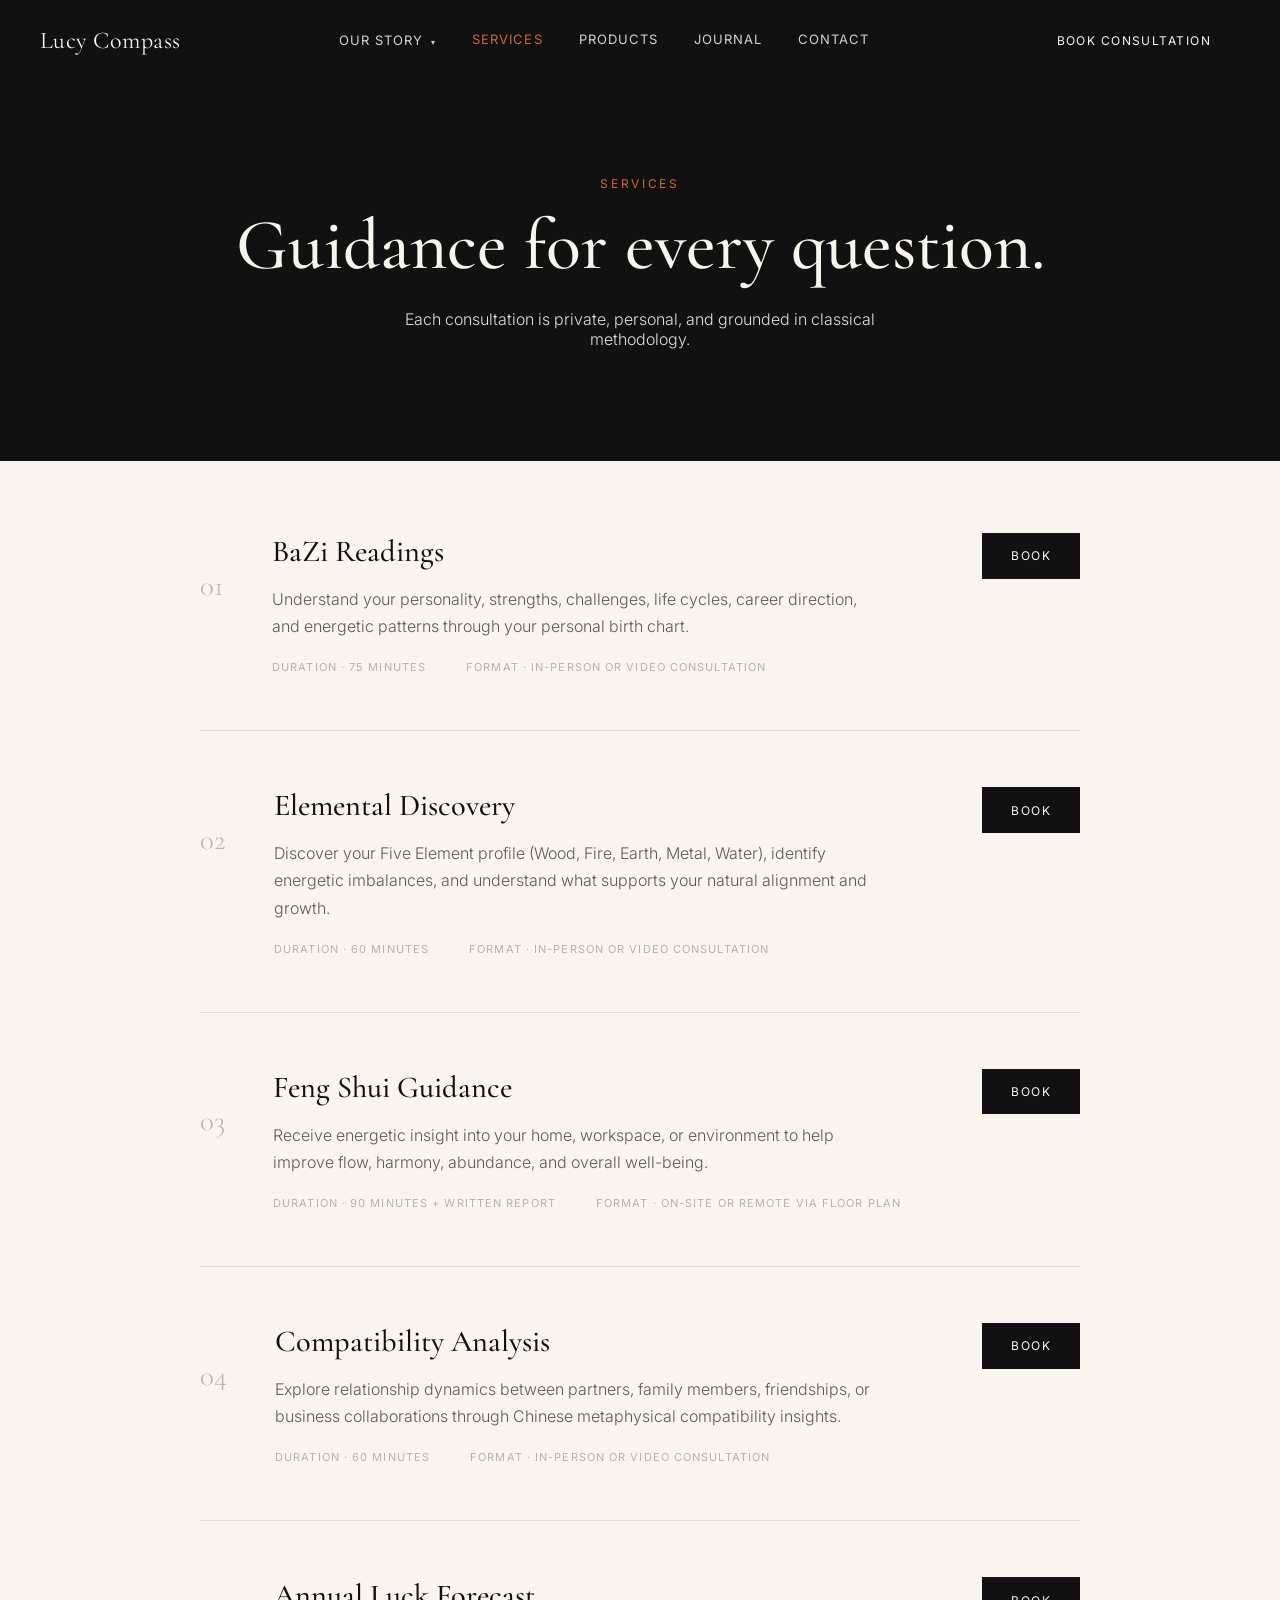
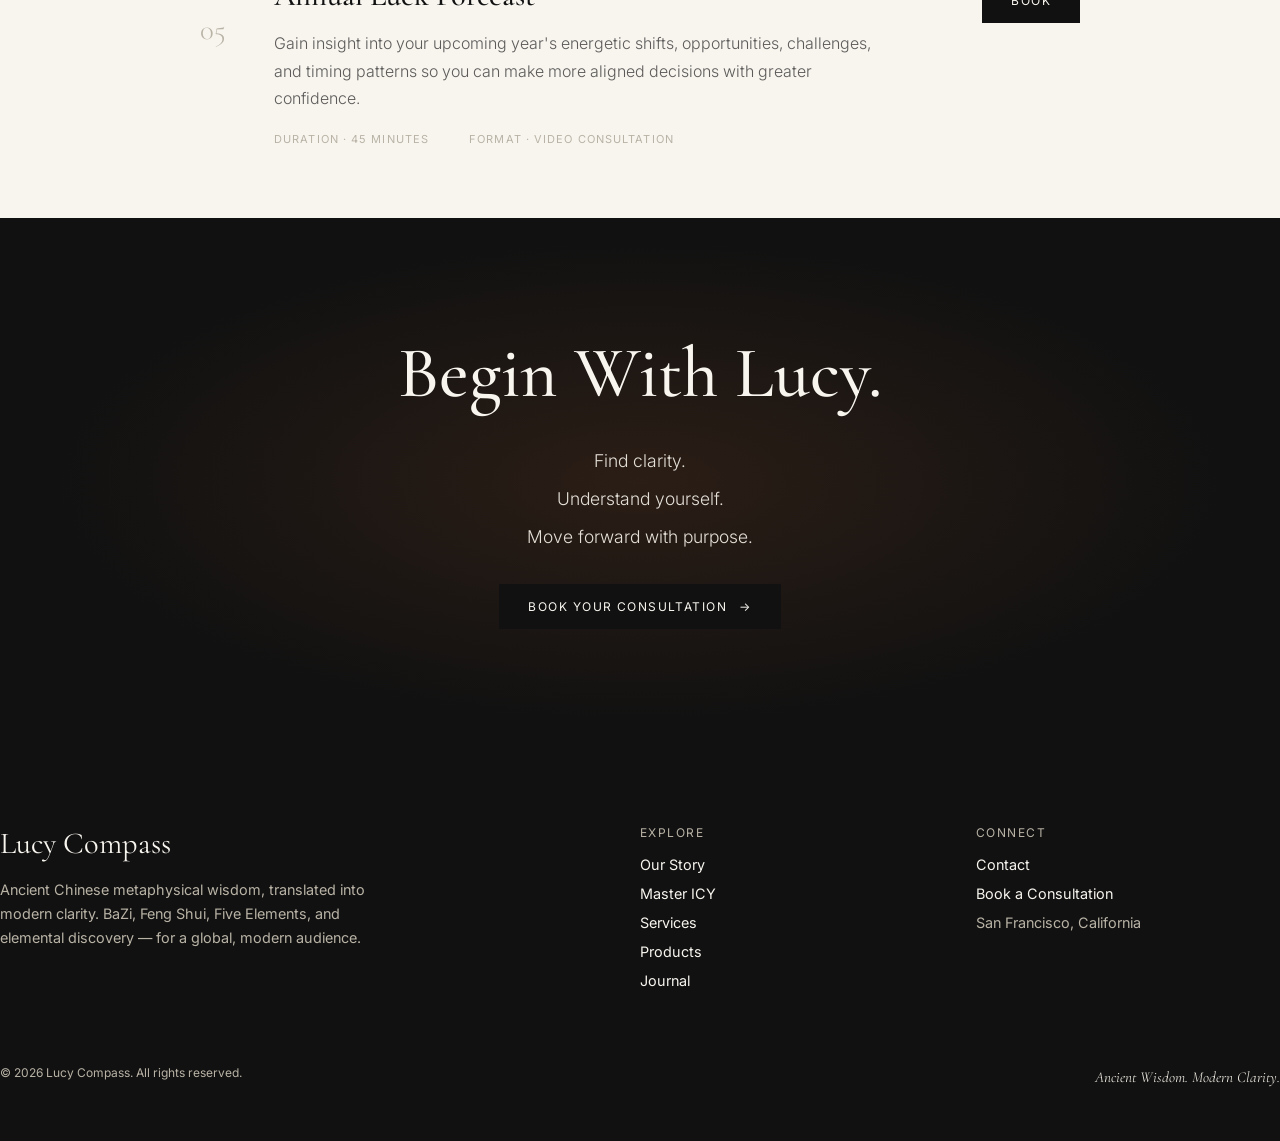
<file: services.html>
<!doctype html>
<html lang="en">
<head>
<meta charset="UTF-8" />
<meta name="viewport" content="width=device-width, initial-scale=1.0" />
<meta name="description" content="BaZi Readings, Elemental Discovery, Feng Shui Guidance, Compatibility Analysis, and Annual Luck Forecast — Lucy Compass's consultation services." />
<meta name="theme-color" content="#111111" />
<title>Services — Lucy Compass</title>
<link rel="preconnect" href="https://fonts.googleapis.com" />
<link rel="preconnect" href="https://fonts.gstatic.com" crossorigin />
<link href="https://fonts.googleapis.com/css2?family=Cormorant+Garamond:ital,wght@0,300;0,400;0,500;0,600;1,400&family=Inter:wght@300;400;500;600&display=swap" rel="stylesheet" />
<link rel="stylesheet" href="css/style.css" />
</head>
<body>

<header class="nav">
  <div class="nav-inner">
    <a href="index.html" class="nav-logo">Lucy Compass</a>
    <nav class="nav-links">
      <div class="nav-item">
        <a href="our-story.html">Our Story <span class="caret">&#9662;</span></a>
        <div class="nav-dropdown">
          <a href="lucas-li.html">Lucas Li</a>
          <a href="master-icy.html">Master ICY</a>
        </div>
      </div>
      <a href="services.html" aria-current="page">Services</a>
      <a href="products.html">Products</a>
      <a href="journal.html">Journal</a>
      <a href="contact.html">Contact</a>
    </nav>
    <a href="https://tidycal.com/lucycompass" target="_blank" rel="noopener" class="btn btn-primary nav-cta">Book Consultation</a>
    <button class="nav-toggle" aria-label="Open menu" aria-expanded="false">
      <span></span><span></span>
    </button>
  </div>
  <div class="nav-mobile">
    <div class="nav-mobile-group">
      <a href="our-story.html">Our Story</a>
      <a href="lucas-li.html" class="nav-mobile-sub">Lucas Li</a>
      <a href="master-icy.html" class="nav-mobile-sub">Master ICY</a>
    </div>
    <a href="services.html">Services</a>
    <a href="products.html">Products</a>
    <a href="journal.html">Journal</a>
    <a href="contact.html">Contact</a>
    <a href="https://tidycal.com/lucycompass" target="_blank" rel="noopener" class="btn btn-primary">Book Consultation</a>
  </div>
</header>

<main>

  <section class="page-header">
    <div class="wrap">
      <p class="eyebrow center">Services</p>
      <h1>Guidance for every question.</h1>
      <p class="sub center">Each consultation is private, personal, and grounded in classical methodology.</p>
    </div>
  </section>

  <section class="section-ivory" style="padding-top:1rem;padding-bottom:1rem;">
    <div class="wrap" style="max-width:60rem;">

      <div id="bazi" class="service-detail-row reveal">
        <p class="num-big">01</p>
        <div>
          <h3>BaZi Readings</h3>
          <p>Understand your personality, strengths, challenges, life cycles, career direction, and energetic patterns through your personal birth chart.</p>
          <div class="service-meta">
            <span>Duration &middot; 75 minutes</span>
            <span>Format &middot; In-person or video consultation</span>
          </div>
        </div>
        <a href="https://tidycal.com/lucycompass" target="_blank" rel="noopener" class="btn btn-primary">Book</a>
      </div>

      <div id="elemental-discovery" class="service-detail-row reveal">
        <p class="num-big">02</p>
        <div>
          <h3>Elemental Discovery</h3>
          <p>Discover your Five Element profile (Wood, Fire, Earth, Metal, Water), identify energetic imbalances, and understand what supports your natural alignment and growth.</p>
          <div class="service-meta">
            <span>Duration &middot; 60 minutes</span>
            <span>Format &middot; In-person or video consultation</span>
          </div>
        </div>
        <a href="https://tidycal.com/lucycompass" target="_blank" rel="noopener" class="btn btn-primary">Book</a>
      </div>

      <div id="feng-shui" class="service-detail-row reveal">
        <p class="num-big">03</p>
        <div>
          <h3>Feng Shui Guidance</h3>
          <p>Receive energetic insight into your home, workspace, or environment to help improve flow, harmony, abundance, and overall well-being.</p>
          <div class="service-meta">
            <span>Duration &middot; 90 minutes + written report</span>
            <span>Format &middot; On-site or remote via floor plan</span>
          </div>
        </div>
        <a href="https://tidycal.com/lucycompass" target="_blank" rel="noopener" class="btn btn-primary">Book</a>
      </div>

      <div id="compatibility" class="service-detail-row reveal">
        <p class="num-big">04</p>
        <div>
          <h3>Compatibility Analysis</h3>
          <p>Explore relationship dynamics between partners, family members, friendships, or business collaborations through Chinese metaphysical compatibility insights.</p>
          <div class="service-meta">
            <span>Duration &middot; 60 minutes</span>
            <span>Format &middot; In-person or video consultation</span>
          </div>
        </div>
        <a href="https://tidycal.com/lucycompass" target="_blank" rel="noopener" class="btn btn-primary">Book</a>
      </div>

      <div id="annual-luck" class="service-detail-row reveal" style="border-bottom:none;">
        <p class="num-big">05</p>
        <div>
          <h3>Annual Luck Forecast</h3>
          <p>Gain insight into your upcoming year's energetic shifts, opportunities, challenges, and timing patterns so you can make more aligned decisions with greater confidence.</p>
          <div class="service-meta">
            <span>Duration &middot; 45 minutes</span>
            <span>Format &middot; Video consultation</span>
          </div>
        </div>
        <a href="https://tidycal.com/lucycompass" target="_blank" rel="noopener" class="btn btn-primary">Book</a>
      </div>

    </div>
  </section>

  <section class="section-dark final-cta">
    <div class="wrap">
      <h2 class="reveal">Begin With Lucy.</h2>
      <div class="lines reveal d1">
        <p class="lede">Find clarity.</p>
        <p class="lede">Understand yourself.</p>
        <p class="lede">Move forward with purpose.</p>
      </div>
      <a href="https://tidycal.com/lucycompass" target="_blank" rel="noopener" class="btn btn-primary reveal d2">Book Your Consultation <span class="arrow">&rarr;</span></a>
    </div>
  </section>

</main>

<footer class="site-footer">
  <div class="wrap footer-inner">
    <div class="footer-grid">
      <div class="footer-brand">
        <p class="logo">Lucy Compass</p>
        <p class="blurb">Ancient Chinese metaphysical wisdom, translated into modern clarity. BaZi, Feng Shui, Five Elements, and elemental discovery — for a global, modern audience.</p>
      </div>
      <div class="footer-col">
        <p class="head">Explore</p>
        <ul>
          <li><a href="our-story.html">Our Story</a></li>
          <li><a href="master-icy.html">Master ICY</a></li>
          <li><a href="services.html">Services</a></li>
          <li><a href="products.html">Products</a></li>
          <li><a href="journal.html">Journal</a></li>
        </ul>
      </div>
      <div class="footer-col">
        <p class="head">Connect</p>
        <ul>
          <li><a href="contact.html">Contact</a></li>
          <li><a href="https://tidycal.com/lucycompass" target="_blank" rel="noopener">Book a Consultation</a></li>
          <li class="static-text">San Francisco, California</li>
        </ul>
      </div>
    </div>
    <div class="footer-bottom">
      <p>&copy; 2026 Lucy Compass. All rights reserved.</p>
      <p class="tag">Ancient Wisdom. Modern Clarity.</p>
    </div>
  </div>
</footer>

<script src="js/main.js"></script>
</body>
</html>
</file>
<file: css/style.css>
/* ============================================================
   Lucy Compass — Design tokens
   ============================================================ */
:root {
  --ivory: #f8f5ef;
  --ivory-dim: #f0ebe1;
  --charcoal: #111111;
  --charcoal-soft: #1a1a1a;
  --stone: #e4e0d8;
  --stone-dark: #b9b3a6;
  --amber: #c96a32;
  --amber-soft: #d98a5c;
  --bronze: #8c6a45;
  --jade: #eef1ec;

  --font-display: "Cormorant Garamond", "Times New Roman", serif;
  --font-body: "Inter", "Helvetica Neue", Arial, sans-serif;

  --max: 1280px;
  --gutter: clamp(1.5rem, 4vw, 2.5rem);
}

* {
  box-sizing: border-box;
}

html {
  scroll-behavior: smooth;
}

body {
  margin: 0;
  background: var(--ivory);
  color: var(--charcoal);
  font-family: var(--font-body);
  -webkit-font-smoothing: antialiased;
  overflow-x: hidden;
}

img, video {
  max-width: 100%;
  display: block;
}

a {
  color: inherit;
  text-decoration: none;
}

button {
  font-family: inherit;
  cursor: pointer;
}

::selection {
  background: var(--amber);
  color: var(--ivory);
}

::-webkit-scrollbar {
  width: 10px;
}
::-webkit-scrollbar-track {
  background: var(--ivory);
}
::-webkit-scrollbar-thumb {
  background: var(--stone-dark);
  border-radius: 0;
}

:focus-visible {
  outline: 1.5px solid var(--amber);
  outline-offset: 3px;
}

.font-display {
  font-family: var(--font-display);
}

.wrap {
  max-width: var(--max);
  margin: 0 auto;
  padding-left: var(--gutter);
  padding-right: var(--gutter);
}

.hairline {
  height: 1px;
  background: currentColor;
  opacity: 0.15;
}

/* ============================================================
   Reveal-on-scroll (IntersectionObserver driven, see js/main.js)
   ============================================================ */
.reveal {
  opacity: 0;
  transform: translateY(28px);
  transition: opacity 1s cubic-bezier(0.22, 1, 0.36, 1),
    transform 1s cubic-bezier(0.22, 1, 0.36, 1);
}
.reveal.is-visible {
  opacity: 1;
  transform: translateY(0);
}
.reveal.d1 { transition-delay: 0.08s; }
.reveal.d2 { transition-delay: 0.16s; }
.reveal.d3 { transition-delay: 0.24s; }
.reveal.d4 { transition-delay: 0.32s; }

@media (prefers-reduced-motion: reduce) {
  html { scroll-behavior: auto; }
  .reveal {
    transition-duration: 0.001ms !important;
    opacity: 1;
    transform: none;
  }
}

/* ============================================================
   Buttons
   ============================================================ */
.btn {
  display: inline-flex;
  align-items: center;
  gap: 0.75rem;
  padding: 0.9rem 1.75rem;
  font-size: 12px;
  letter-spacing: 0.12em;
  text-transform: uppercase;
  transition: background-color 0.3s, color 0.3s, border-color 0.3s;
  border: 1px solid transparent;
  white-space: nowrap;
}

.btn-primary {
  background: var(--charcoal);
  color: var(--ivory);
}
.btn-primary:hover {
  background: var(--amber);
}

.btn-ghost {
  border-color: rgba(17, 17, 17, 0.4);
  color: var(--charcoal);
}
.btn-ghost:hover {
  border-color: var(--charcoal);
  background: var(--charcoal);
  color: var(--ivory);
}

.btn-ghost-light {
  border-color: rgba(248, 245, 239, 0.4);
  color: var(--ivory);
}
.btn-ghost-light:hover {
  border-color: var(--ivory);
  background: var(--ivory);
  color: var(--charcoal);
}

.btn .arrow {
  transition: transform 0.3s;
}
.btn:hover .arrow {
  transform: translateX(4px);
}

/* ============================================================
   Navbar
   ============================================================ */
.nav {
  position: fixed;
  top: 0; left: 0; right: 0;
  z-index: 100;
  background: transparent;
  transition: background-color 0.4s, backdrop-filter 0.4s, border-color 0.4s;
  border-bottom: 1px solid transparent;
}
.nav.is-scrolled,
.nav.is-open {
  background: rgba(248, 245, 239, 0.92);
  backdrop-filter: blur(10px);
  border-bottom-color: rgba(17, 17, 17, 0.1);
}
.nav-inner {
  max-width: var(--max);
  margin: 0 auto;
  padding: 0 var(--gutter);
  height: 80px;
  display: flex;
  align-items: center;
  justify-content: space-between;
}
.nav-logo {
  font-family: var(--font-display);
  font-size: 1.5rem;
  letter-spacing: 0.02em;
  color: var(--ivory);
  transition: color 0.4s;
}
.nav-links {
  display: none;
  align-items: center;
  gap: 2.25rem;
  font-size: 13px;
  letter-spacing: 0.08em;
  text-transform: uppercase;
}
.nav-links a {
  color: rgba(248, 245, 239, 0.85);
  transition: color 0.2s;
  padding-bottom: 2px;
  border-bottom: 1px solid transparent;
}
.nav-links a:hover,
.nav-links a[aria-current="page"] {
  color: var(--amber);
}
.nav-item {
  position: relative;
}
.nav-item .caret {
  display: inline-block;
  margin-left: 0.35em;
  font-size: 0.65em;
  transition: transform 0.2s;
}
.nav-item:hover .caret,
.nav-item:focus-within .caret {
  transform: translateY(1px) rotate(180deg);
}
.nav-dropdown {
  position: absolute;
  top: 100%;
  left: 50%;
  transform: translateX(-50%) translateY(6px);
  margin-top: 0.85rem;
  min-width: 170px;
  background: var(--ivory);
  border-radius: 6px;
  box-shadow: 0 16px 40px rgba(0,0,0,0.2);
  padding: 0.4rem 0;
  opacity: 0;
  visibility: hidden;
  transition: opacity 0.2s, transform 0.2s, visibility 0.2s;
  z-index: 10;
}
.nav-item:hover .nav-dropdown,
.nav-item:focus-within .nav-dropdown {
  opacity: 1;
  visibility: visible;
  transform: translateX(-50%) translateY(0);
}
.nav-dropdown a {
  display: block;
  padding: 0.6rem 1.25rem;
  color: rgba(17, 17, 17, 0.8) !important;
  font-size: 12px;
  white-space: nowrap;
  border-bottom: none;
}
.nav-dropdown a:hover,
.nav-dropdown a[aria-current="page"] {
  color: var(--amber) !important;
  background: rgba(17, 17, 17, 0.04);
}
.nav-cta {
  display: none;
}
.nav-toggle {
  display: flex;
  flex-direction: column;
  gap: 6px;
  width: 32px;
  background: none;
  border: none;
  padding: 8px 0;
}
.nav-toggle span {
  height: 1px;
  background: var(--ivory);
  transition: background-color 0.4s, transform 0.3s;
}
.nav.is-scrolled .nav-logo,
.nav.is-open .nav-logo {
  color: var(--charcoal);
}
.nav.is-scrolled .nav-links a,
.nav.is-open .nav-links a {
  color: rgba(17, 17, 17, 0.8);
}
.nav.is-scrolled .nav-links a:hover,
.nav.is-open .nav-links a:hover,
.nav.is-scrolled .nav-links a[aria-current="page"],
.nav.is-open .nav-links a[aria-current="page"] {
  color: var(--amber);
}
.nav.is-scrolled .nav-toggle span,
.nav.is-open .nav-toggle span {
  background: var(--charcoal);
}
.nav-toggle.is-open span:first-child {
  transform: translateY(3.5px) rotate(45deg);
}
.nav-toggle.is-open span:last-child {
  transform: translateY(-3.5px) rotate(-45deg);
}
.nav-mobile {
  display: none;
  background: var(--ivory);
  border-top: 1px solid rgba(17, 17, 17, 0.1);
  padding: 2rem var(--gutter) 2.5rem;
  flex-direction: column;
  gap: 1.5rem;
}
.nav-mobile.is-open {
  display: flex;
}
.nav-mobile a {
  font-family: var(--font-display);
  font-size: 1.2rem;
}
.nav-mobile .btn {
  justify-content: center;
  margin-top: 0.5rem;
}
.nav-mobile-group {
  display: flex;
  flex-direction: column;
  gap: 1rem;
}
.nav-mobile-group .nav-mobile-sub {
  font-family: var(--font-body);
  font-size: 0.95rem;
  color: rgba(17, 17, 17, 0.65);
  padding-left: 1.25rem;
}

@media (min-width: 860px) {
  .nav-links { display: flex; }
  .nav-cta { display: inline-flex; }
  .nav-toggle { display: none; }
}

/* ============================================================
   Hero (video)
   ============================================================ */
.hero {
  position: relative;
  min-height: 100vh;
  display: flex;
  align-items: center;
  justify-content: center;
  overflow: hidden;
  background: var(--charcoal);
}
.hero-video {
  position: absolute;
  inset: 0;
  width: 100%;
  height: 100%;
  object-fit: cover;
  transform: scale(1.02);
  will-change: transform, opacity;
}
.hero-scrim {
  position: absolute;
  inset: 0;
  background:
    radial-gradient(ellipse at center, transparent 30%, rgba(0,0,0,0.55) 100%),
    linear-gradient(to bottom, rgba(0,0,0,0.35) 0%, rgba(0,0,0,0.15) 30%, rgba(0,0,0,0.35) 70%, rgba(0,0,0,0.65) 100%);
}
.hero-content {
  position: relative;
  z-index: 2;
  text-align: center;
  padding: 7rem var(--gutter) 4rem;
  max-width: 900px;
}
.hero-eyebrow {
  font-size: 12px;
  letter-spacing: 0.3em;
  text-transform: uppercase;
  color: var(--amber-soft);
  margin: 0 0 1.5rem;
}
.hero h1 {
  font-family: var(--font-display);
  color: var(--ivory);
  font-size: clamp(2.75rem, 7vw, 5rem);
  line-height: 1.05;
  margin: 0;
  font-weight: 500;
  text-shadow: 0 2px 24px rgba(0,0,0,0.35);
}
.hero p.sub {
  margin: 1.5rem auto 0;
  max-width: 620px;
  color: var(--stone);
  font-weight: 300;
  font-size: clamp(1rem, 1.6vw, 1.2rem);
}
.hero-actions {
  margin-top: 2.5rem;
  display: flex;
  flex-wrap: wrap;
  gap: 1rem;
  justify-content: center;
}
.hero-scroll-cue {
  position: absolute;
  bottom: 2.5rem;
  left: 50%;
  transform: translateX(-50%);
  z-index: 2;
  display: flex;
  flex-direction: column;
  align-items: center;
  gap: 0.5rem;
  color: var(--stone-dark);
}
.hero-scroll-cue span {
  font-size: 10px;
  letter-spacing: 0.2em;
  text-transform: uppercase;
}
.hero-scroll-cue .line {
  width: 1px;
  height: 40px;
  background: rgba(185, 179, 166, 0.6);
}
.hero-sound-toggle {
  position: absolute;
  bottom: 2.5rem;
  right: var(--gutter);
  z-index: 3;
  background: rgba(17,17,17,0.35);
  border: 1px solid rgba(248,245,239,0.35);
  color: var(--ivory);
  font-size: 11px;
  letter-spacing: 0.1em;
  text-transform: uppercase;
  padding: 0.55rem 1rem;
  backdrop-filter: blur(6px);
  transition: background-color 0.3s, border-color 0.3s;
}
.hero-sound-toggle:hover {
  background: rgba(17,17,17,0.55);
  border-color: var(--ivory);
}

/* ============================================================
   Section shells / typography
   ============================================================ */
section {
  padding: clamp(5rem, 9vw, 9rem) 0;
}
.section-dark { background: var(--charcoal); color: var(--ivory); }
.section-ivory { background: var(--ivory); color: var(--charcoal); }
.section-stone { background: var(--stone); color: var(--charcoal); }

.eyebrow {
  font-size: 12px;
  letter-spacing: 0.22em;
  text-transform: uppercase;
  color: var(--amber);
  margin: 0 0 1rem;
}
h2 {
  font-family: var(--font-display);
  font-size: clamp(2.1rem, 4.5vw, 3.25rem);
  line-height: 1.12;
  font-weight: 500;
  margin: 0;
}
h3 {
  font-family: var(--font-display);
  font-weight: 500;
  margin: 0;
}
.lede {
  font-weight: 300;
  color: rgba(17,17,17,0.68);
  line-height: 1.7;
}
.section-dark .lede { color: var(--stone); }

.center { text-align: center; margin-left: auto; margin-right: auto; }

/* Philosophy */
.philosophy-grid {
  display: grid;
  gap: 2.5rem;
  margin-top: 4rem;
  text-align: left;
}
.philosophy-grid .item {
  border-top: 1px solid rgba(17,17,17,0.15);
  padding-top: 1.25rem;
}
.philosophy-grid .item p.label {
  font-family: var(--font-display);
  font-size: 1.3rem;
  margin: 0 0 0.5rem;
}
.philosophy-grid .item p.copy {
  font-size: 0.9rem;
  color: rgba(17,17,17,0.6);
  line-height: 1.6;
  margin: 0;
}
@media (min-width: 700px) {
  .philosophy-grid { grid-template-columns: repeat(3, 1fr); }
}

/* Five elements */
.elements-layout {
  display: grid;
  gap: 3rem;
  align-items: center;
  margin-top: 4rem;
}
@media (min-width: 860px) {
  .elements-layout { grid-template-columns: 1fr 1.1fr; gap: 4rem; }
}
.element-list {
  display: grid;
  grid-template-columns: repeat(5, 1fr);
  gap: 0.75rem;
}
@media (min-width: 860px) {
  .element-list { grid-template-columns: 1fr; gap: 0.4rem; }
}
.element-btn {
  background: none;
  border: none;
  border-bottom: 1px solid rgba(248,245,239,0.1);
  display: flex;
  align-items: center;
  justify-content: space-between;
  gap: 1rem;
  padding: 1rem 0.25rem;
  text-align: left;
  color: var(--stone-dark);
  transition: border-color 0.3s;
}
.element-btn.active { border-bottom-color: var(--amber); }
.element-btn .glyph {
  font-family: var(--font-display);
  font-size: 1.5rem;
  color: inherit;
}
.element-btn .name {
  display: none;
  font-size: 0.85rem;
  letter-spacing: 0.08em;
  text-transform: uppercase;
  color: var(--stone-dark);
}
.element-btn.active .name { color: var(--ivory); }
@media (min-width: 860px) {
  .element-btn .name { display: inline; }
}
.element-btn .season {
  display: none;
  font-size: 0.75rem;
  color: var(--stone-dark);
}
@media (min-width: 860px) {
  .element-btn .season { display: inline; }
}
.element-detail .swatch {
  width: 3.5rem;
  height: 3.5rem;
  border-radius: 50%;
  display: flex;
  align-items: center;
  justify-content: center;
  font-family: var(--font-display);
  font-size: 1.5rem;
  color: var(--charcoal);
  margin-bottom: 2rem;
}
.element-detail .meta {
  font-size: 12px;
  letter-spacing: 0.18em;
  text-transform: uppercase;
  color: var(--amber-soft);
  margin-bottom: 0.75rem;
}
.element-detail h3 {
  font-size: 2rem;
  margin-bottom: 1.25rem;
}
.element-detail p {
  color: var(--stone);
  font-weight: 300;
  line-height: 1.7;
  max-width: 30rem;
}

.element-visual {
  position: relative;
  aspect-ratio: 3/2;
  min-height: 320px;
  border-radius: 4px;
  overflow: hidden;
  background: var(--charcoal-soft);
}
.element-bg {
  position: absolute;
  inset: 0;
  width: 100%;
  height: 100%;
  object-fit: cover;
  opacity: 0;
  transition: opacity 0.5s ease;
}
.element-bg.is-loaded {
  opacity: 1;
}
.element-scrim {
  position: absolute;
  inset: 0;
  background: linear-gradient(to top, rgba(0,0,0,0.8) 0%, rgba(0,0,0,0.4) 45%, rgba(0,0,0,0.1) 100%);
}
.element-visual .element-detail {
  position: relative;
  z-index: 2;
  height: 100%;
  display: flex;
  flex-direction: column;
  justify-content: flex-end;
  padding: 2rem;
}

/* Services */
.services-head {
  display: flex;
  flex-direction: column;
  gap: 1rem;
  margin-bottom: 3.5rem;
}
@media (min-width: 700px) {
  .services-head { flex-direction: row; align-items: flex-end; justify-content: space-between; }
}
.services-head h2 { max-width: 32rem; }

.service-grid {
  display: grid;
  gap: 1px;
  background: rgba(17,17,17,0.1);
}
@media (min-width: 700px) {
  .service-grid { grid-template-columns: 1fr 1fr; }
}
.service-card {
  background: var(--ivory);
  padding: 2.25rem;
  display: block;
}
.service-card .num {
  font-size: 12px;
  letter-spacing: 0.18em;
  text-transform: uppercase;
  color: var(--stone-dark);
  margin-bottom: 1.5rem;
}
.service-card h3 {
  font-size: 1.6rem;
  margin-bottom: 1rem;
  transition: color 0.3s;
}
.service-card:hover h3 { color: var(--amber); }
.service-card p {
  color: rgba(17,17,17,0.65);
  font-weight: 300;
  line-height: 1.6;
  margin-bottom: 1.75rem;
}
.service-card .more {
  font-size: 12px;
  letter-spacing: 0.1em;
  text-transform: uppercase;
  display: inline-flex;
  align-items: center;
  gap: 0.5rem;
}
.service-card .more .arrow {
  transition: transform 0.3s;
}
.service-card:hover .more .arrow {
  transform: translateX(4px);
}

/* Services detail page */
.service-detail-row {
  display: grid;
  gap: 1.5rem;
  padding: 3.5rem 0;
  border-bottom: 1px solid rgba(17,17,17,0.1);
  align-items: start;
}
@media (min-width: 860px) {
  .service-detail-row { grid-template-columns: auto 1fr auto; gap: 3rem; }
}
.service-detail-row .num-big {
  font-family: var(--font-display);
  font-size: 1.8rem;
  color: var(--stone-dark);
}
.service-detail-row h3 {
  font-size: 1.9rem;
  margin-bottom: 1rem;
}
.service-detail-row p {
  color: rgba(17,17,17,0.68);
  font-weight: 300;
  line-height: 1.7;
  max-width: 38rem;
  margin-bottom: 1.25rem;
}
.service-meta {
  display: flex;
  flex-wrap: wrap;
  gap: 0.5rem 2.5rem;
  font-size: 11px;
  letter-spacing: 0.1em;
  text-transform: uppercase;
  color: var(--stone-dark);
}

/* Founder timeline */
.founder-layout {
  display: grid;
  gap: 3.5rem;
}
@media (min-width: 860px) {
  .founder-layout { grid-template-columns: 0.9fr 1.1fr; gap: 5rem; }
}
.founder-intro p {
  max-width: 26rem;
  margin: 1.25rem 0 2rem;
}
.timeline {
  list-style: none;
  margin: 0; padding: 0;
  display: flex;
  flex-direction: column;
  gap: 2.5rem;
}
.timeline li {
  position: relative;
  padding-left: 2rem;
}
.timeline li::before {
  content: "";
  position: absolute;
  left: 0; top: 0.4rem;
  width: 8px; height: 8px;
  border-radius: 50%;
  background: var(--amber);
}
.timeline li::after {
  content: "";
  position: absolute;
  left: 3px; top: 1.1rem; bottom: -2.5rem;
  width: 1px;
  background: rgba(17,17,17,0.15);
}
.timeline li:last-child::after { display: none; }
.timeline .year {
  font-size: 12px;
  letter-spacing: 0.15em;
  text-transform: uppercase;
  color: var(--amber);
  margin-bottom: 0.4rem;
}
.timeline h3 { font-size: 1.3rem; margin-bottom: 0.5rem; }
.timeline p {
  color: rgba(17,17,17,0.65);
  font-weight: 300;
  line-height: 1.6;
  max-width: 30rem;
  margin: 0;
}
.section-dark .timeline li::after { background: rgba(248,245,239,0.15); }
.section-dark .timeline p { color: var(--stone); }
.section-stone .timeline li::after { background: rgba(17,17,17,0.15); }

/* Master ICY */
.icy-layout {
  display: grid;
  gap: 3rem;
  align-items: center;
}
@media (min-width: 860px) {
  .icy-layout { grid-template-columns: 0.9fr 1.1fr; gap: 5rem; }
}
.icy-portrait {
  aspect-ratio: 4/5;
  background: linear-gradient(135deg, #1c1c1c, var(--charcoal));
  border: 1px solid rgba(248,245,239,0.1);
  display: flex;
  align-items: center;
  justify-content: center;
}
.section-ivory .icy-portrait {
  background: linear-gradient(135deg, var(--stone), var(--ivory-dim));
  border-color: rgba(17,17,17,0.1);
}
.icy-portrait span {
  font-family: var(--font-display);
  font-size: 7rem;
  color: rgba(140,106,69,0.4);
}
.icy-role {
  font-size: 0.85rem;
  letter-spacing: 0.04em;
  color: var(--stone-dark);
  margin: 0.5rem 0 2rem;
}
.icy-quote {
  font-family: var(--font-display);
  font-style: italic;
  font-size: clamp(1.3rem, 2.4vw, 1.9rem);
  border-left: 1px solid var(--amber);
  padding-left: 1.5rem;
  margin: 1.5rem 0 2rem;
  max-width: 34rem;
}
.icy-credentials {
  list-style: none;
  margin: 0 0 2rem; padding: 0;
  display: flex;
  flex-direction: column;
  gap: 1rem;
}
.icy-credentials li {
  display: flex;
  gap: 1rem;
  color: rgba(17,17,17,0.68);
  font-weight: 300;
  line-height: 1.6;
}
.section-dark .icy-credentials li { color: var(--stone); }
.icy-credentials li::before {
  content: "";
  width: 6px; height: 6px;
  background: var(--amber);
  margin-top: 0.55rem;
  flex-shrink: 0;
}

/* Journal */
.journal-grid {
  display: grid;
  gap: 2.5rem;
  margin-top: 3rem;
}
@media (min-width: 700px) {
  .journal-grid { grid-template-columns: repeat(3, 1fr); }
}
.journal-card .thumb {
  aspect-ratio: 4/3;
  background: var(--stone);
  margin-bottom: 1.5rem;
  display: flex;
  align-items: center;
  justify-content: center;
  overflow: hidden;
}
.journal-card .thumb span {
  font-family: var(--font-display);
  font-size: 3.5rem;
  color: rgba(17,17,17,0.1);
  transition: color 0.4s;
}
.journal-card:hover .thumb span { color: rgba(201,106,50,0.3); }
.journal-card .meta {
  font-size: 12px;
  letter-spacing: 0.15em;
  text-transform: uppercase;
  color: var(--amber);
  margin-bottom: 0.6rem;
}
.journal-card h3 {
  font-size: 1.25rem;
  margin-bottom: 0.5rem;
  transition: color 0.3s;
}
.journal-card:hover h3 { color: var(--amber); }
.journal-card p {
  font-size: 0.9rem;
  color: rgba(17,17,17,0.6);
  font-weight: 300;
  line-height: 1.6;
  margin: 0;
}

/* Products */
.product-grid {
  display: grid;
  gap: 2.5rem;
  margin-top: 3rem;
}
@media (min-width: 700px) {
  .product-grid { grid-template-columns: repeat(3, 1fr); }
}
.product-card .thumb {
  position: relative;
  aspect-ratio: 1/1;
  background: var(--stone);
  margin-bottom: 1.5rem;
  display: flex;
  align-items: center;
  justify-content: center;
  overflow: hidden;
}
.product-card .thumb .glyph {
  font-family: var(--font-display);
  font-size: 3.5rem;
  color: rgba(17,17,17,0.15);
}
.product-card .thumb .badge {
  position: absolute;
  top: 0.85rem;
  left: 0.85rem;
  font-size: 10px;
  letter-spacing: 0.12em;
  text-transform: uppercase;
  background: var(--charcoal);
  color: var(--ivory);
  padding: 0.3rem 0.6rem;
  border-radius: 2px;
}
.product-card h3 {
  font-size: 1.15rem;
  margin-bottom: 0.35rem;
}
.product-card .price {
  color: var(--amber);
  font-weight: 500;
  margin-bottom: 0.6rem;
}
.product-card p:not(.price) {
  font-size: 0.9rem;
  color: rgba(17,17,17,0.6);
  font-weight: 300;
  line-height: 1.6;
  margin: 0;
}

.journal-list .journal-row {
  display: grid;
  gap: 0.4rem;
  padding: 2.75rem 0;
  border-bottom: 1px solid rgba(17,17,17,0.1);
}
@media (min-width: 700px) {
  .journal-list .journal-row { grid-template-columns: 1fr 2.4fr; gap: 3rem; }
}
.journal-list .journal-row h3 { font-size: 1.6rem; margin-bottom: 0.6rem; }
.journal-list .journal-row .cat {
  font-size: 12px;
  letter-spacing: 0.15em;
  text-transform: uppercase;
  color: var(--amber);
}
.journal-list .journal-row .read-time {
  font-size: 12px;
  color: var(--stone-dark);
  margin-top: 0.2rem;
}
.journal-list .journal-row p {
  color: rgba(17,17,17,0.65);
  font-weight: 300;
  line-height: 1.6;
  max-width: 40rem;
  margin: 0;
}

/* Final CTA */
.final-cta {
  position: relative;
  text-align: center;
  overflow: hidden;
}
.final-cta::before {
  content: "";
  position: absolute;
  inset: 0;
  background: radial-gradient(ellipse at center, rgba(201,106,50,0.14) 0%, transparent 65%);
  pointer-events: none;
}
.final-cta h2 { font-size: clamp(2.75rem, 6vw, 4.5rem); margin-bottom: 2rem; }
.final-cta .lines p { margin: 0 0 0.5rem; font-size: 1.1rem; }
.final-cta .btn { margin-top: 1.5rem; }

/* ============================================================
   Page header banner (inner pages)
   ============================================================ */
.page-header {
  background: var(--charcoal);
  color: var(--ivory);
  padding: clamp(9rem, 16vw, 11rem) 0 clamp(5rem, 9vw, 7rem);
  text-align: center;
}
.page-header h1 {
  font-family: var(--font-display);
  font-size: clamp(2.5rem, 6vw, 4.5rem);
  line-height: 1.08;
  font-weight: 500;
  margin: 0;
}
.page-header .sub {
  max-width: 34rem;
  margin: 1.5rem auto 0;
  color: var(--stone);
  font-weight: 300;
}

/* ============================================================
   Footer
   ============================================================ */
.site-footer {
  background: var(--charcoal);
  color: var(--ivory);
}
.footer-inner {
  padding: 5rem 0 2.5rem;
}
.footer-grid {
  display: grid;
  gap: 3rem;
}
@media (min-width: 700px) {
  .footer-grid { grid-template-columns: 2fr 1fr 1fr; gap: 2rem; }
}
.footer-brand p.logo {
  font-family: var(--font-display);
  font-size: 1.9rem;
  margin: 0 0 1rem;
}
.footer-brand p.blurb {
  color: var(--stone-dark);
  font-size: 0.9rem;
  line-height: 1.7;
  max-width: 24rem;
  margin: 0;
}
.footer-col p.head {
  font-size: 12px;
  letter-spacing: 0.12em;
  text-transform: uppercase;
  color: var(--stone-dark);
  margin: 0 0 1rem;
}
.footer-col ul {
  list-style: none;
  margin: 0; padding: 0;
  display: flex;
  flex-direction: column;
  gap: 0.75rem;
  font-size: 0.9rem;
}
.footer-col ul a:hover { color: var(--amber); }
.footer-col .static-text { color: var(--stone-dark); }
.footer-bottom {
  margin-top: 4rem;
  display: flex;
  flex-direction: column;
  gap: 1rem;
  font-size: 0.75rem;
  color: var(--stone-dark);
}
@media (min-width: 700px) {
  .footer-bottom { flex-direction: row; justify-content: space-between; }
}
.footer-bottom .tag {
  font-family: var(--font-display);
  font-style: italic;
  font-size: 0.95rem;
  color: var(--stone);
}

/* ============================================================
   Forms
   ============================================================ */
.form-grid {
  display: grid;
  gap: 2rem;
}
@media (min-width: 600px) {
  .form-row-2 { grid-template-columns: 1fr 1fr; display: grid; gap: 2rem; }
}
.field label {
  display: block;
  font-size: 11px;
  letter-spacing: 0.12em;
  text-transform: uppercase;
  color: var(--stone-dark);
  margin-bottom: 0.5rem;
}
.field input,
.field select,
.field textarea {
  width: 100%;
  background: transparent;
  border: none;
  border-bottom: 1px solid rgba(17,17,17,0.25);
  outline: none;
  padding: 0.6rem 0.1rem;
  font-family: inherit;
  font-size: 1rem;
  font-weight: 300;
  color: var(--charcoal);
  transition: border-color 0.3s;
}
.field input:focus,
.field select:focus,
.field textarea:focus {
  border-color: var(--amber);
}
.field textarea { resize: none; }
.field .hint {
  font-size: 0.75rem;
  color: var(--stone-dark);
  margin-top: 0.4rem;
}
.form-success {
  text-align: center;
  padding: 4rem 0;
  display: none;
}
.form-success.is-visible { display: block; }
.form-success p.title {
  font-family: var(--font-display);
  font-size: 1.9rem;
  margin: 0 0 0.75rem;
}
.form-success p.copy {
  color: rgba(17,17,17,0.6);
  font-weight: 300;
}
form.is-hidden { display: none; }

/* ============================================================
   404
   ============================================================ */
.not-found {
  min-height: 70vh;
  display: flex;
  flex-direction: column;
  align-items: center;
  justify-content: center;
  text-align: center;
  padding: 0 var(--gutter);
}
.not-found .eyebrow { }
.not-found h1 {
  font-family: var(--font-display);
  font-size: clamp(2rem, 5vw, 3rem);
  margin: 0 0 1.5rem;
}
</file>
